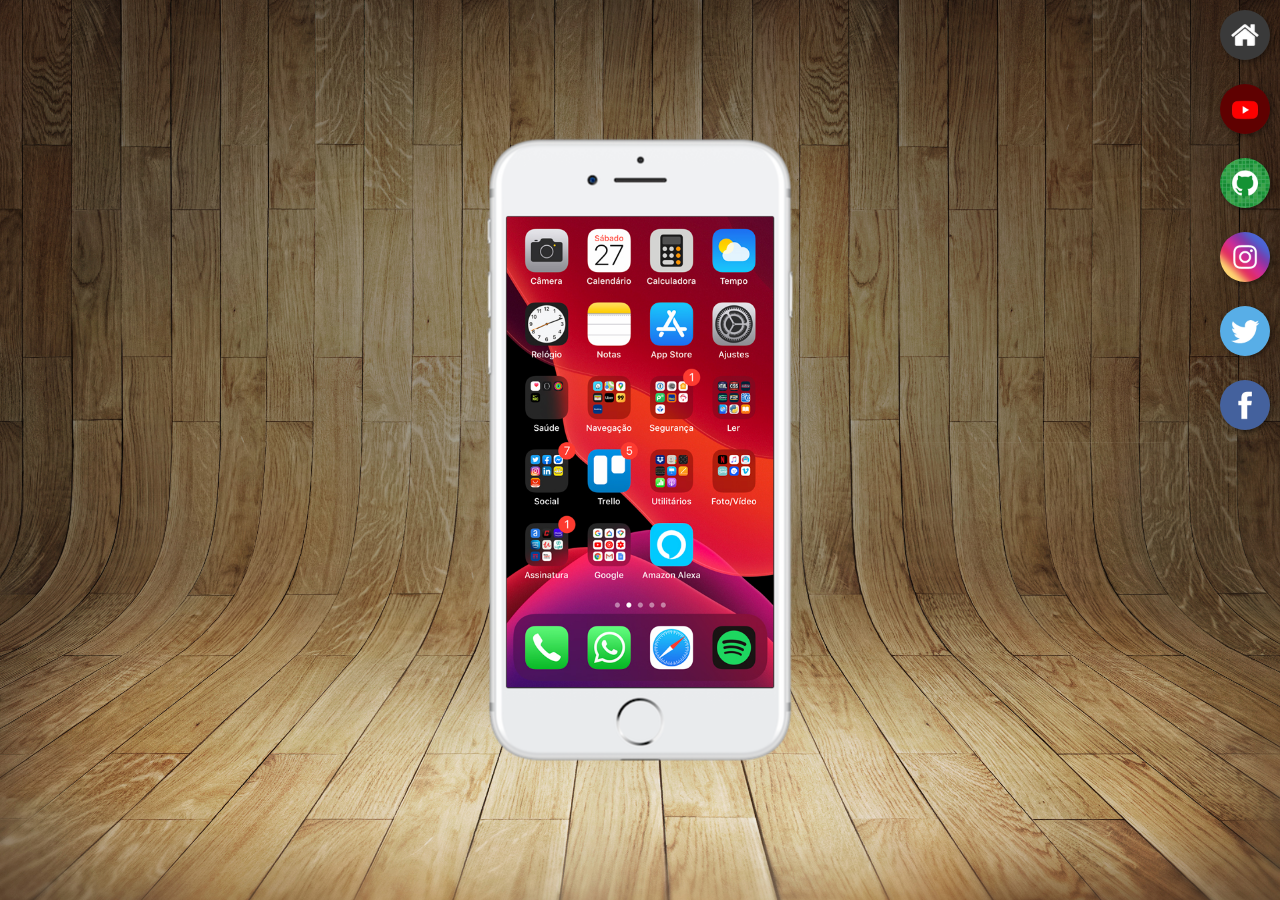
<file: index.html>
<!DOCTYPE html>
<html lang="pt-bt">
<head>
    <meta charset="UTF-8">
    <meta name="viewport" content="width=device-width, initial-scale=1.0">
    <link rel="shortcut icon" href="favicon.ico" type="image/x-icon">
    <link rel="stylesheet" href="estilos/style.css">
    <title>Projeto Redes Sociais</title>
</head>
<body>
    
    <main>

        <section id="telefone">

            <iframe src="home.html" name="tela" id="tela" frameborder="0">
                Seu navegador não é compatível.
            </iframe>

        </section>


        <section id="redes-sociais">
            <a href="home.html" target="tela"> <img src="imagens/logo-home.jpg" alt="home"> 
            </a> <br>
            <a href="youtube.html" target="tela"> <img src="imagens/logo-youtube.jpg" alt="YouTube"> 
            </a> <br>
            <a href="github.html" target="tela"> <img src="imagens/logo-github.jpg" alt="GitHub"> 
            </a> <br>
            <a href="instagram.html" target="tela"> <img src="imagens/logo-instagram.jpg" alt="Instagram"> 
            </a> <br>
            <a href="twitter.html" target="tela"> <img src="imagens/logo-twitter.jpg" alt="Twitter"> 
            </a> <br>
            <a href="facebook.html" target="tela"> <img src="imagens/logo-facebook.jpg" alt="Facebook"> </a>
        </section>
    </main>
</body>
</html>
</file>
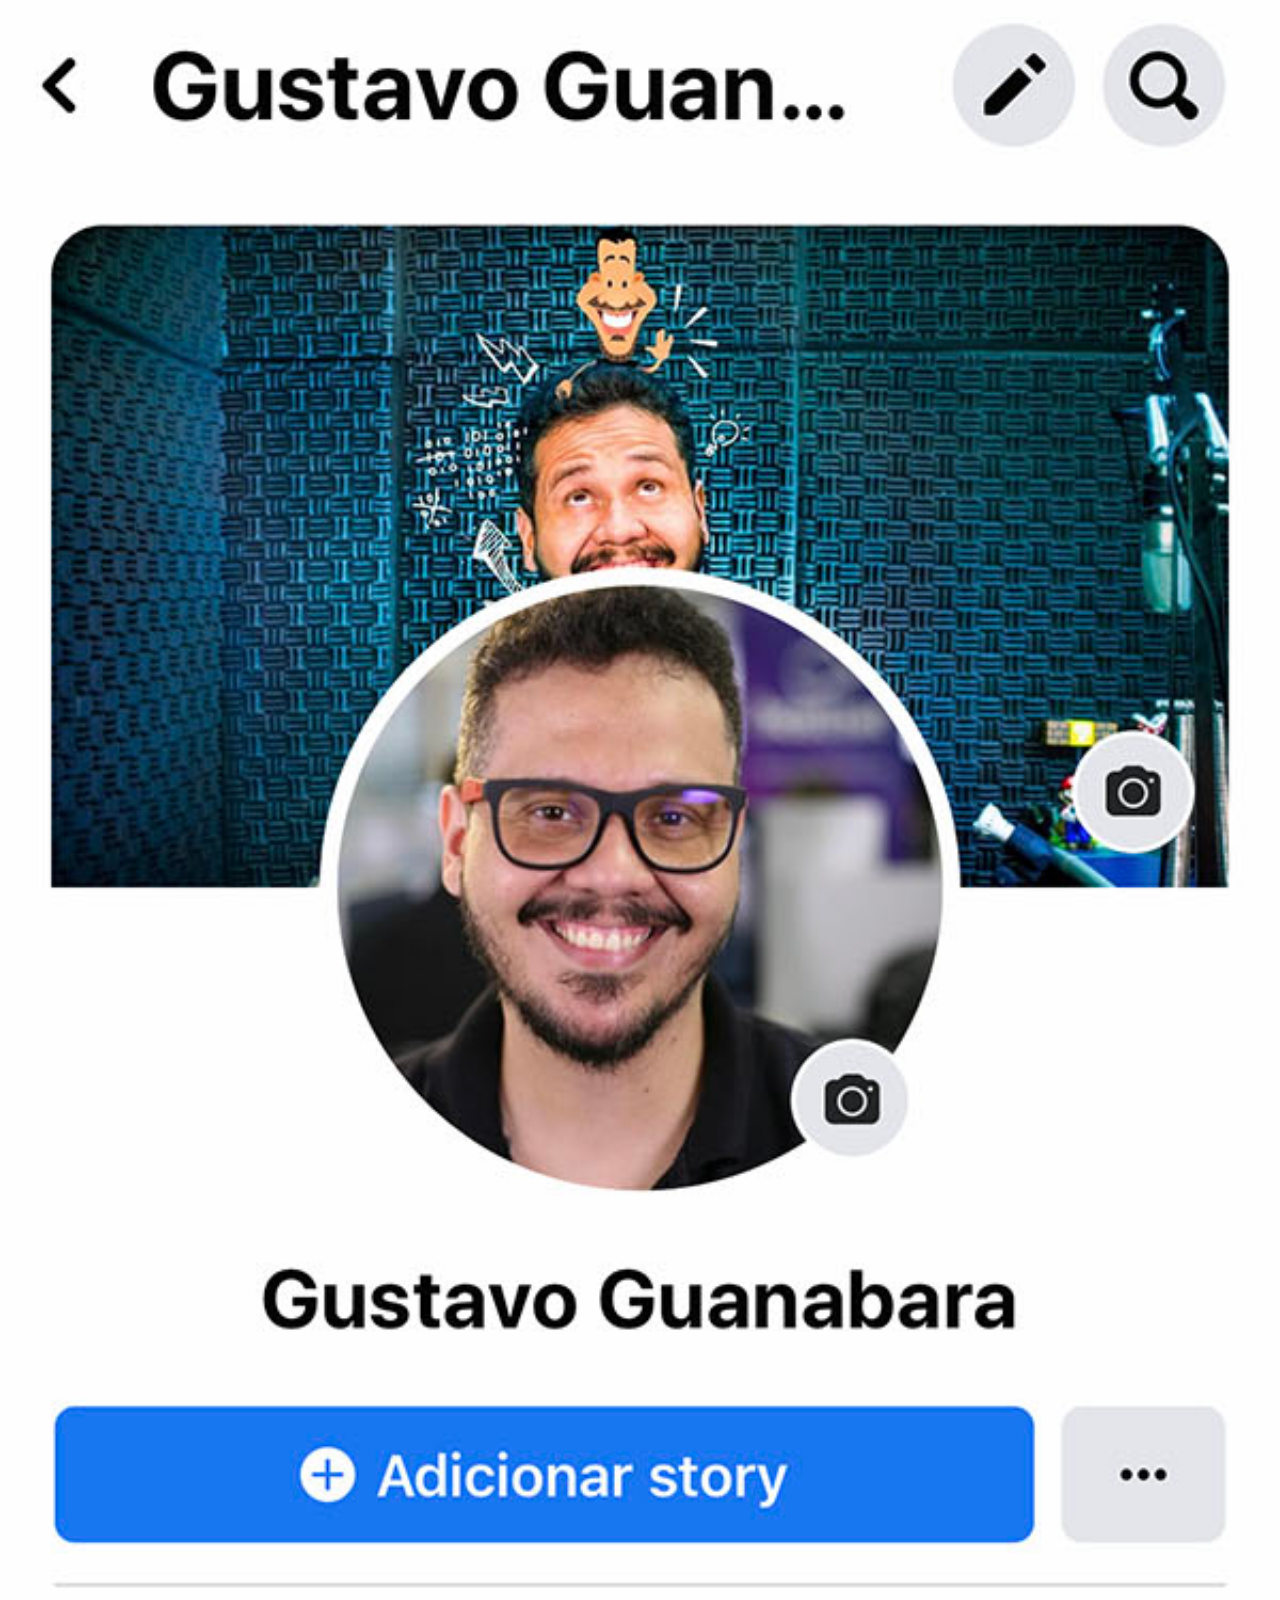
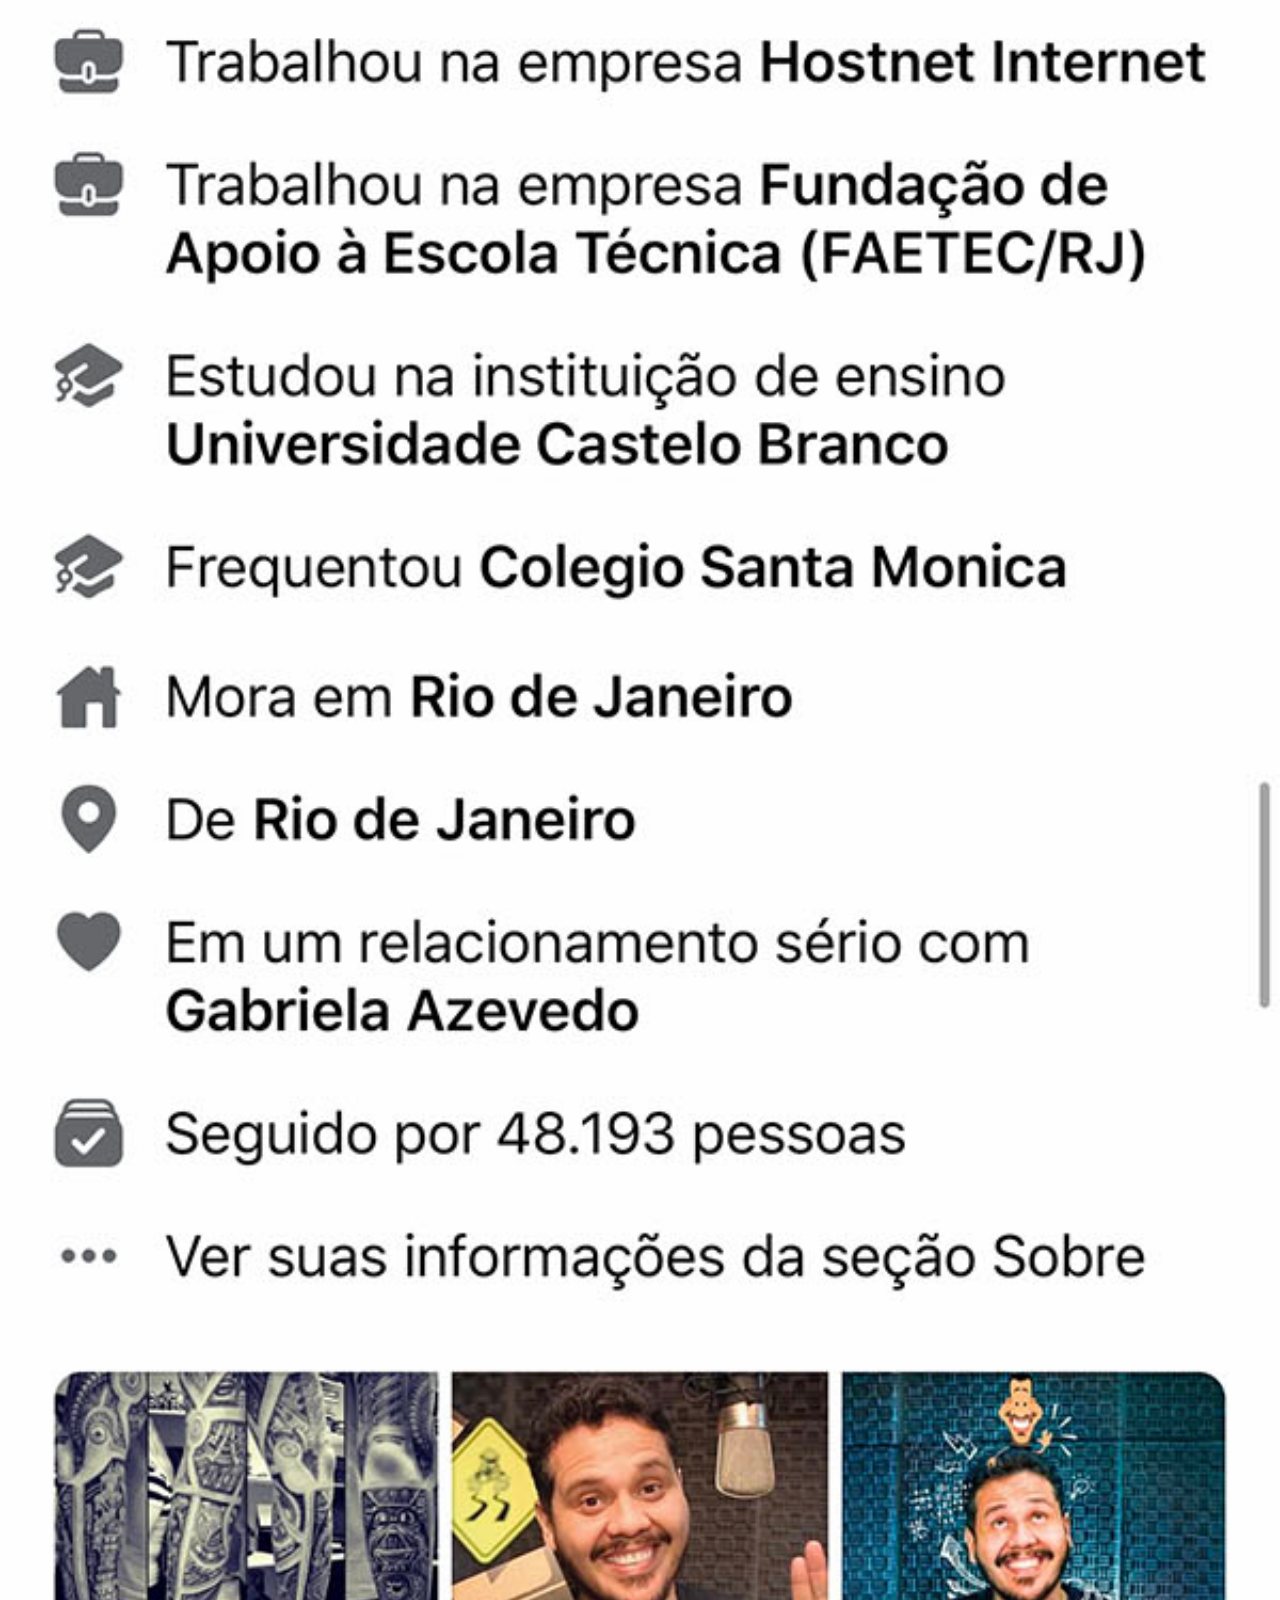
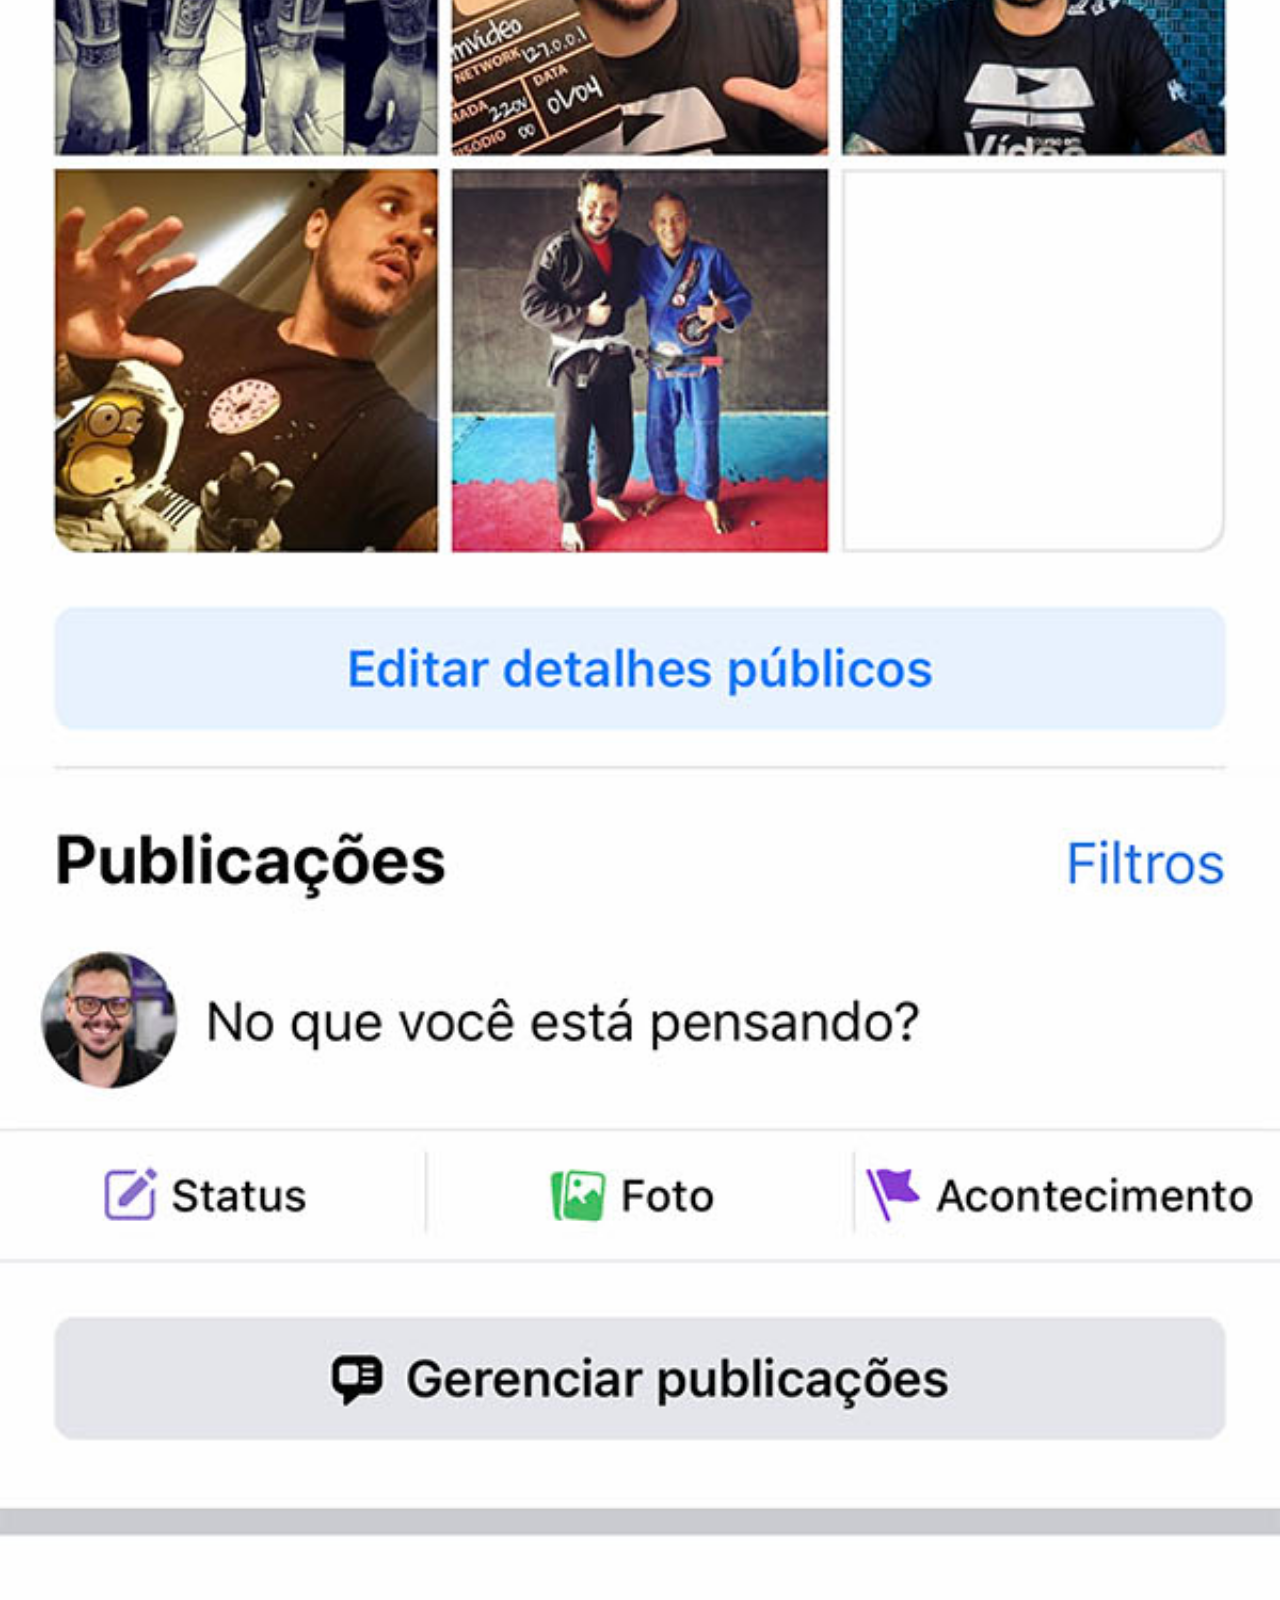
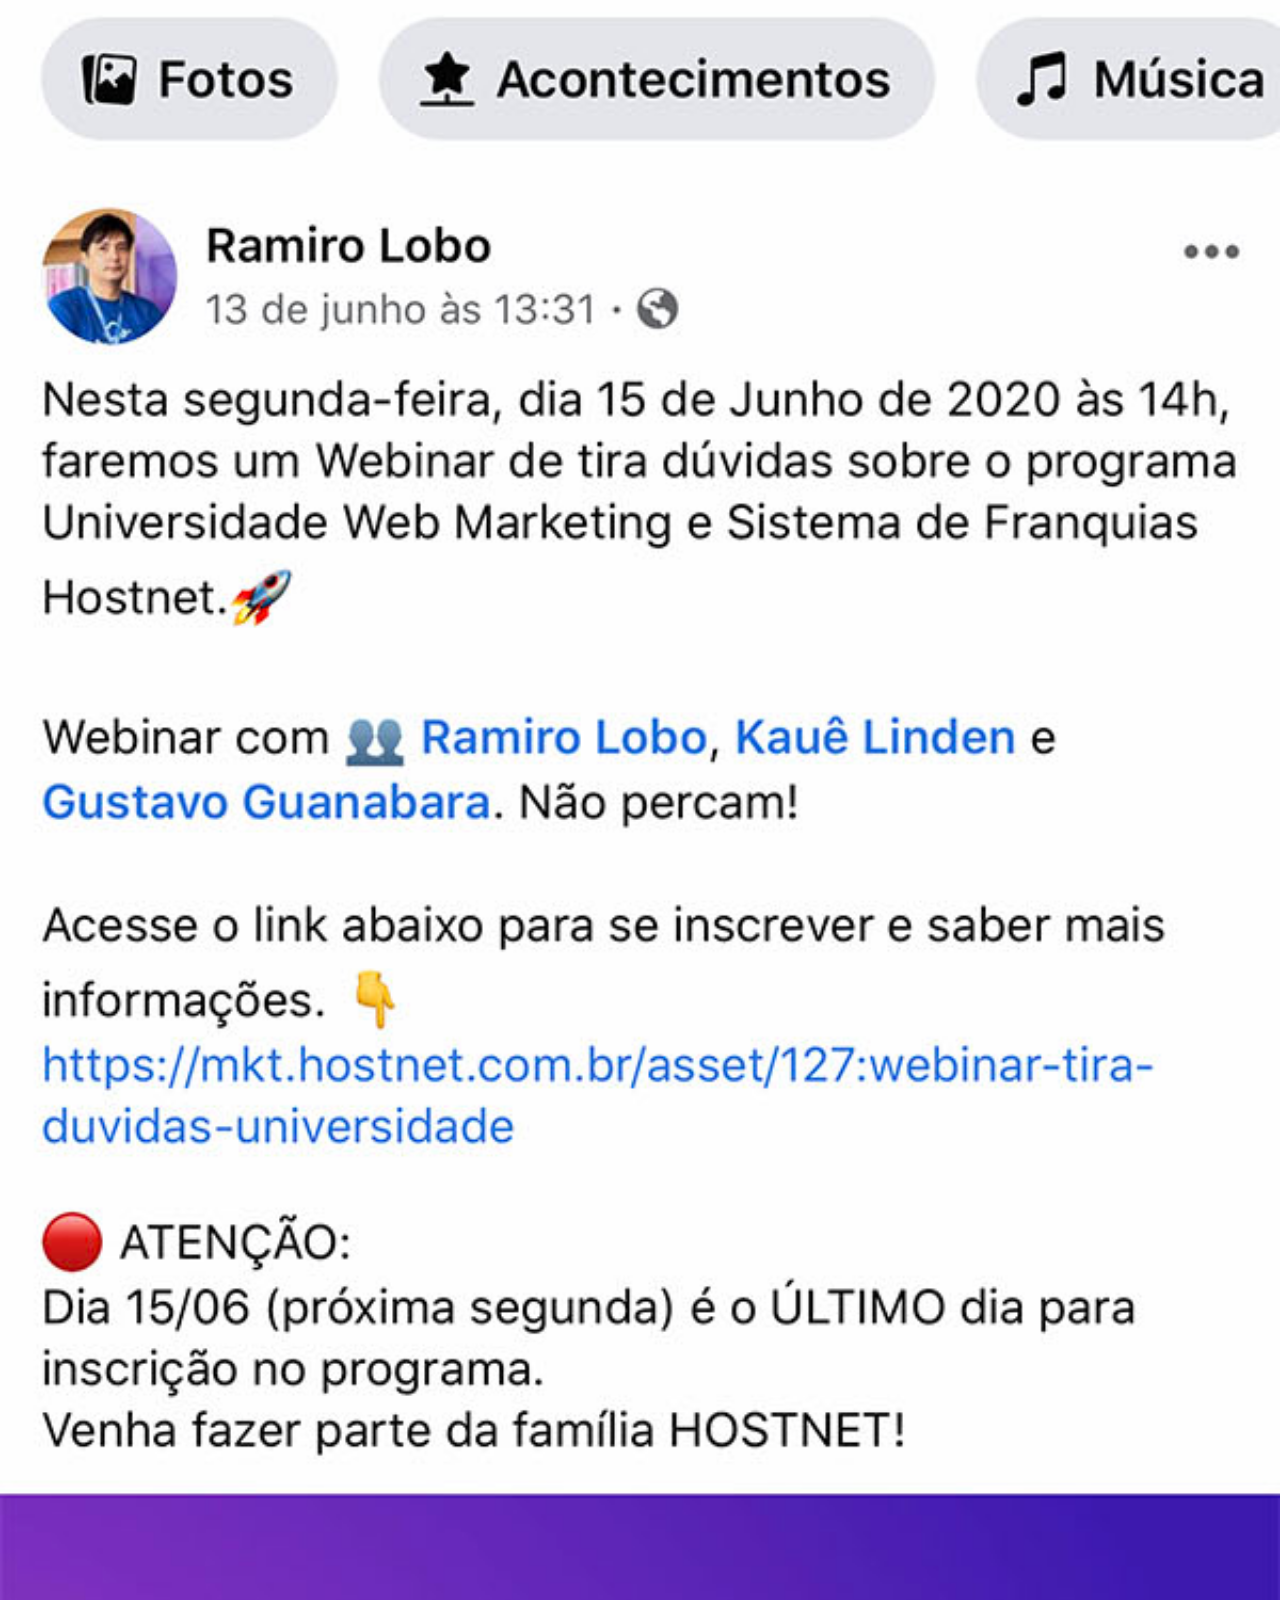
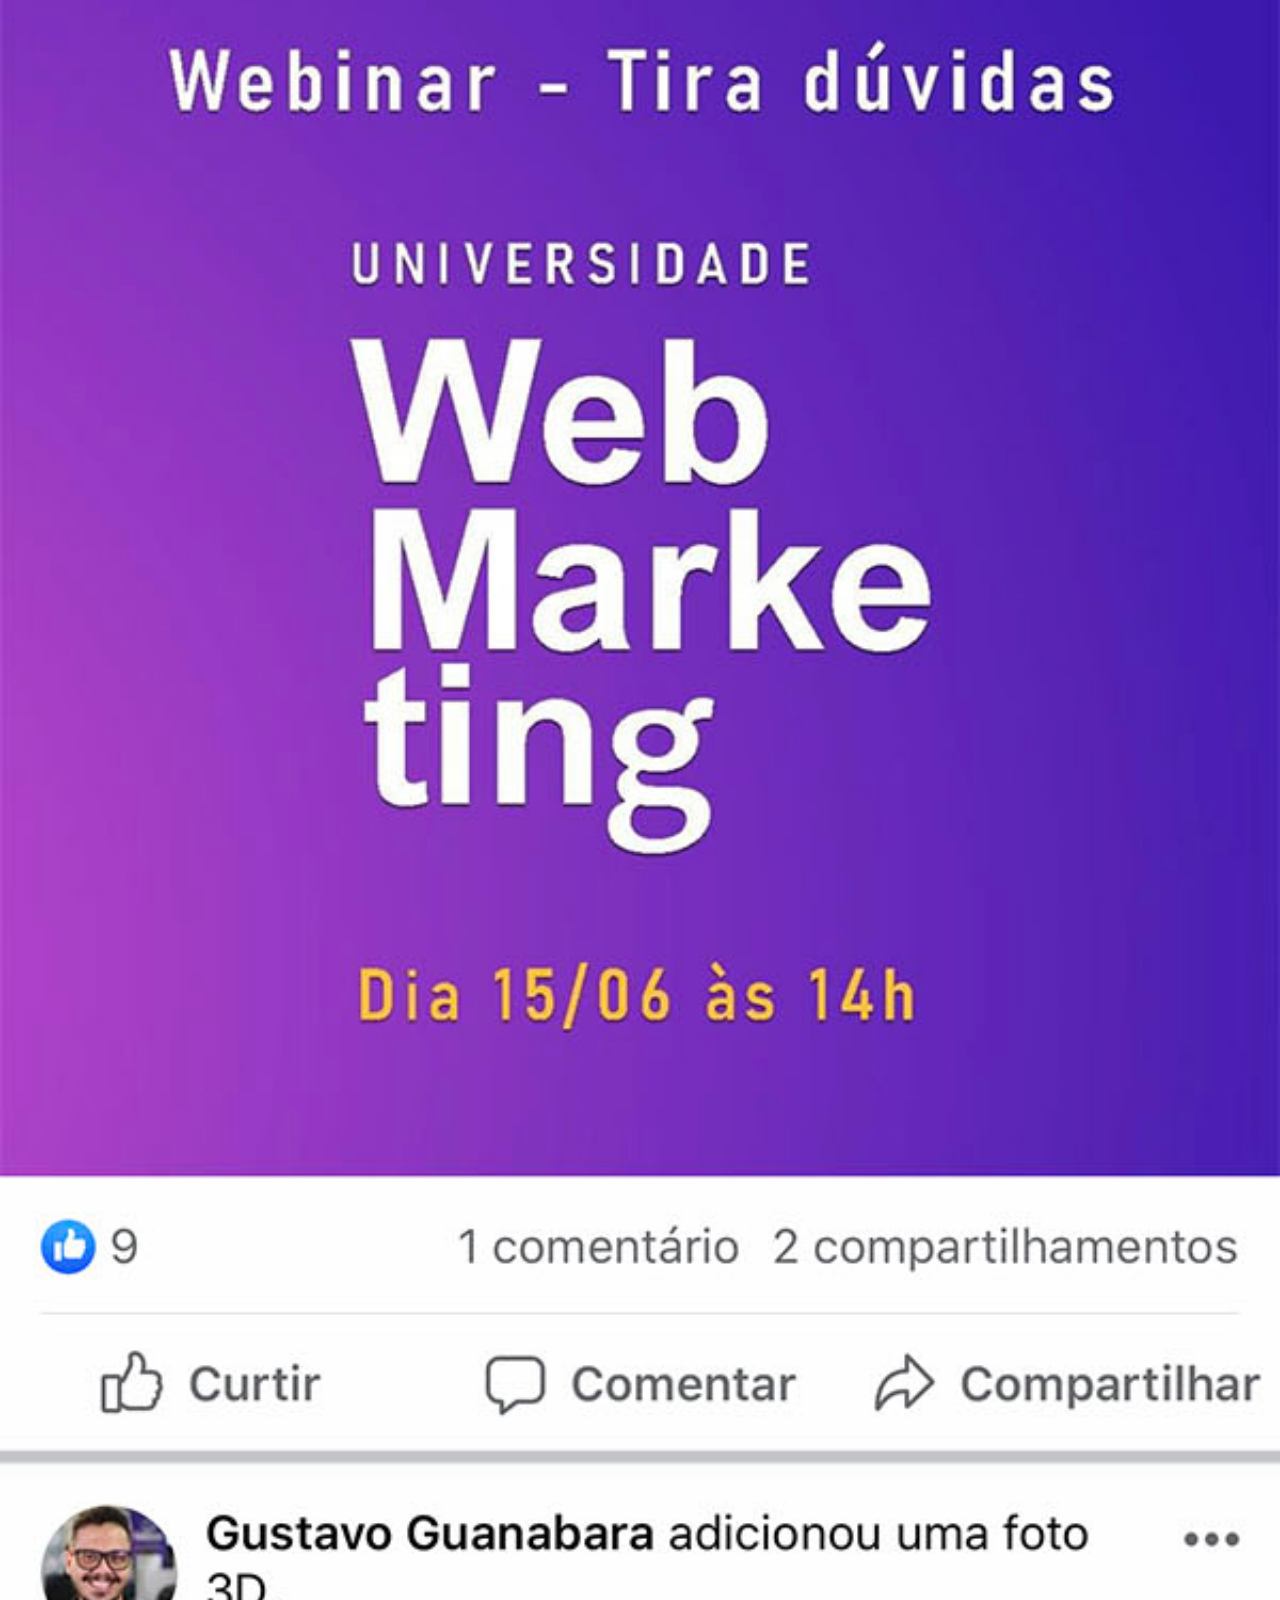
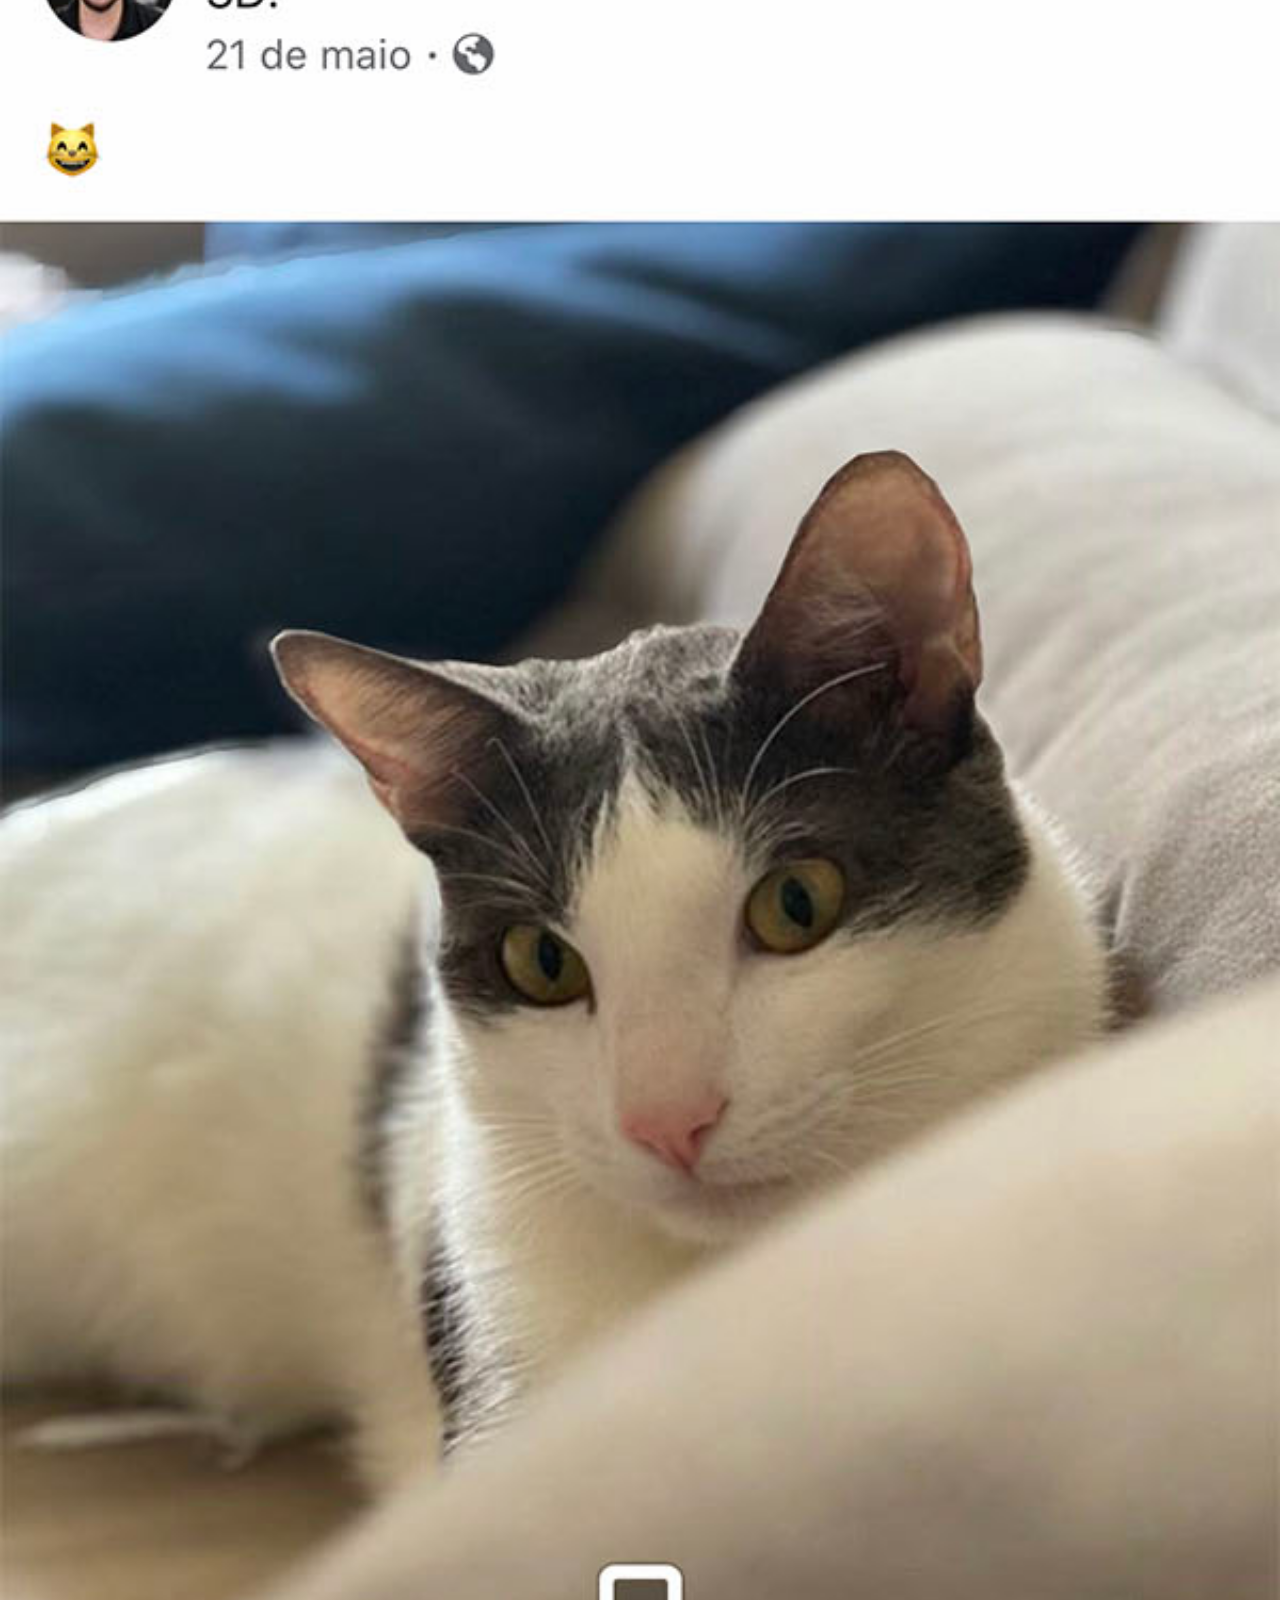
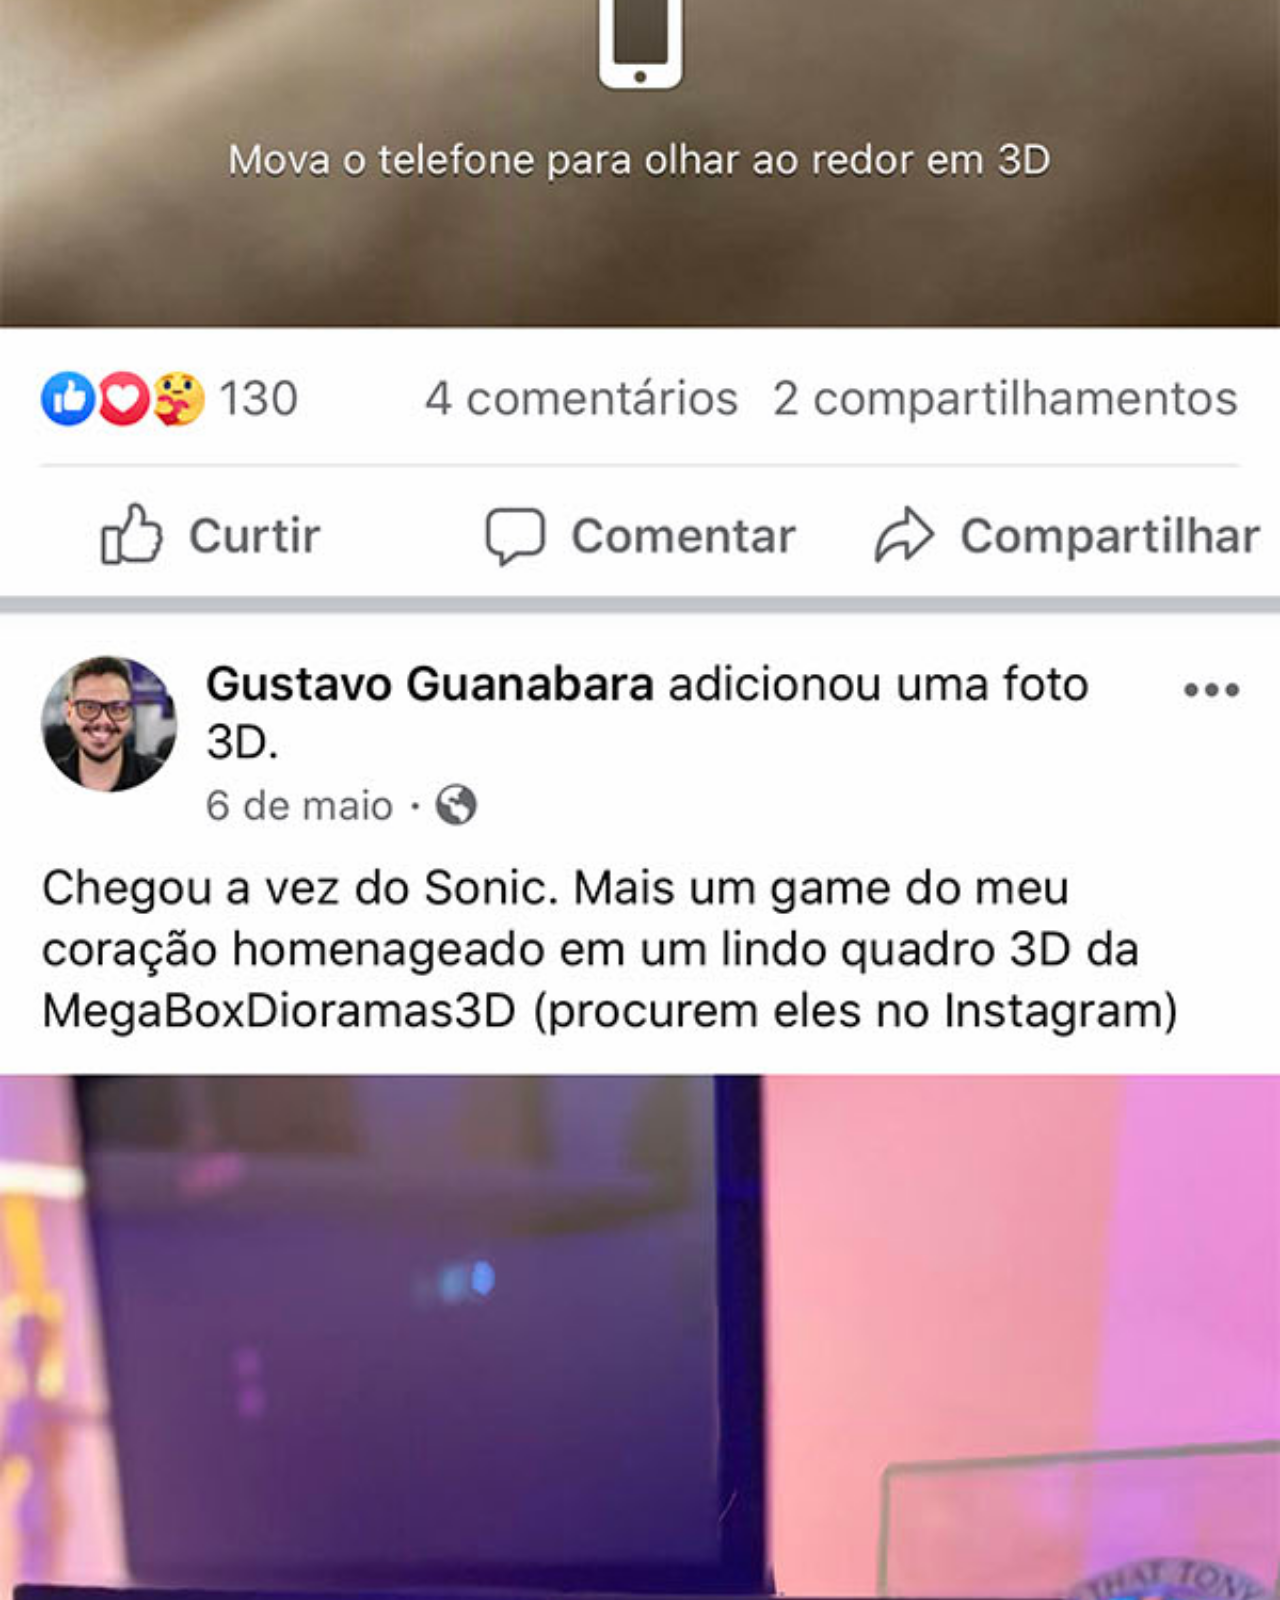
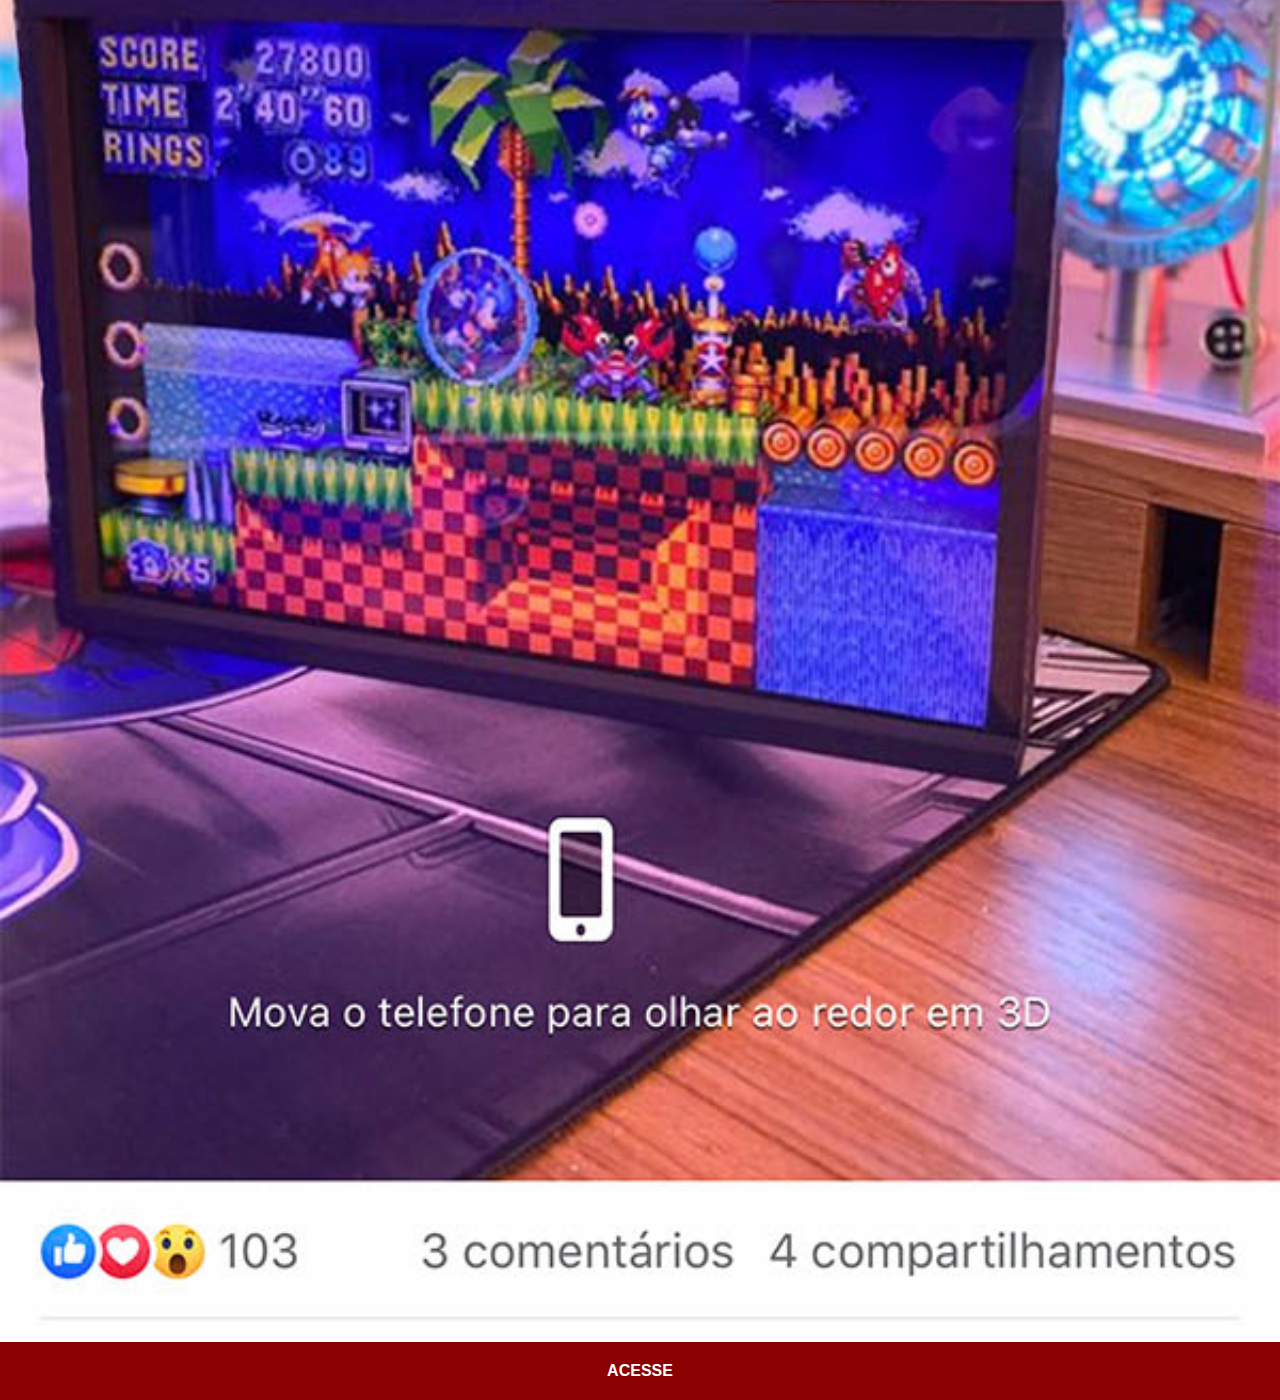
<file: facebook.html>
<!DOCTYPE html>
<html lang="pt-br">
<head>
    <meta charset="UTF-8">
    <meta name="viewport" content="width=device-width, initial-scale=1.0">
    <title>Facebook</title>
    <link rel="stylesheet" href="estilos/social.css">
</head>
<body>
    <img src="imagens/tela-facebook.jpg" alt="Facebook"> <a href="https://www.facebook.com/gustavoguanabara" target="_blank">ACESSE</a>
</body>
</html>
</file>
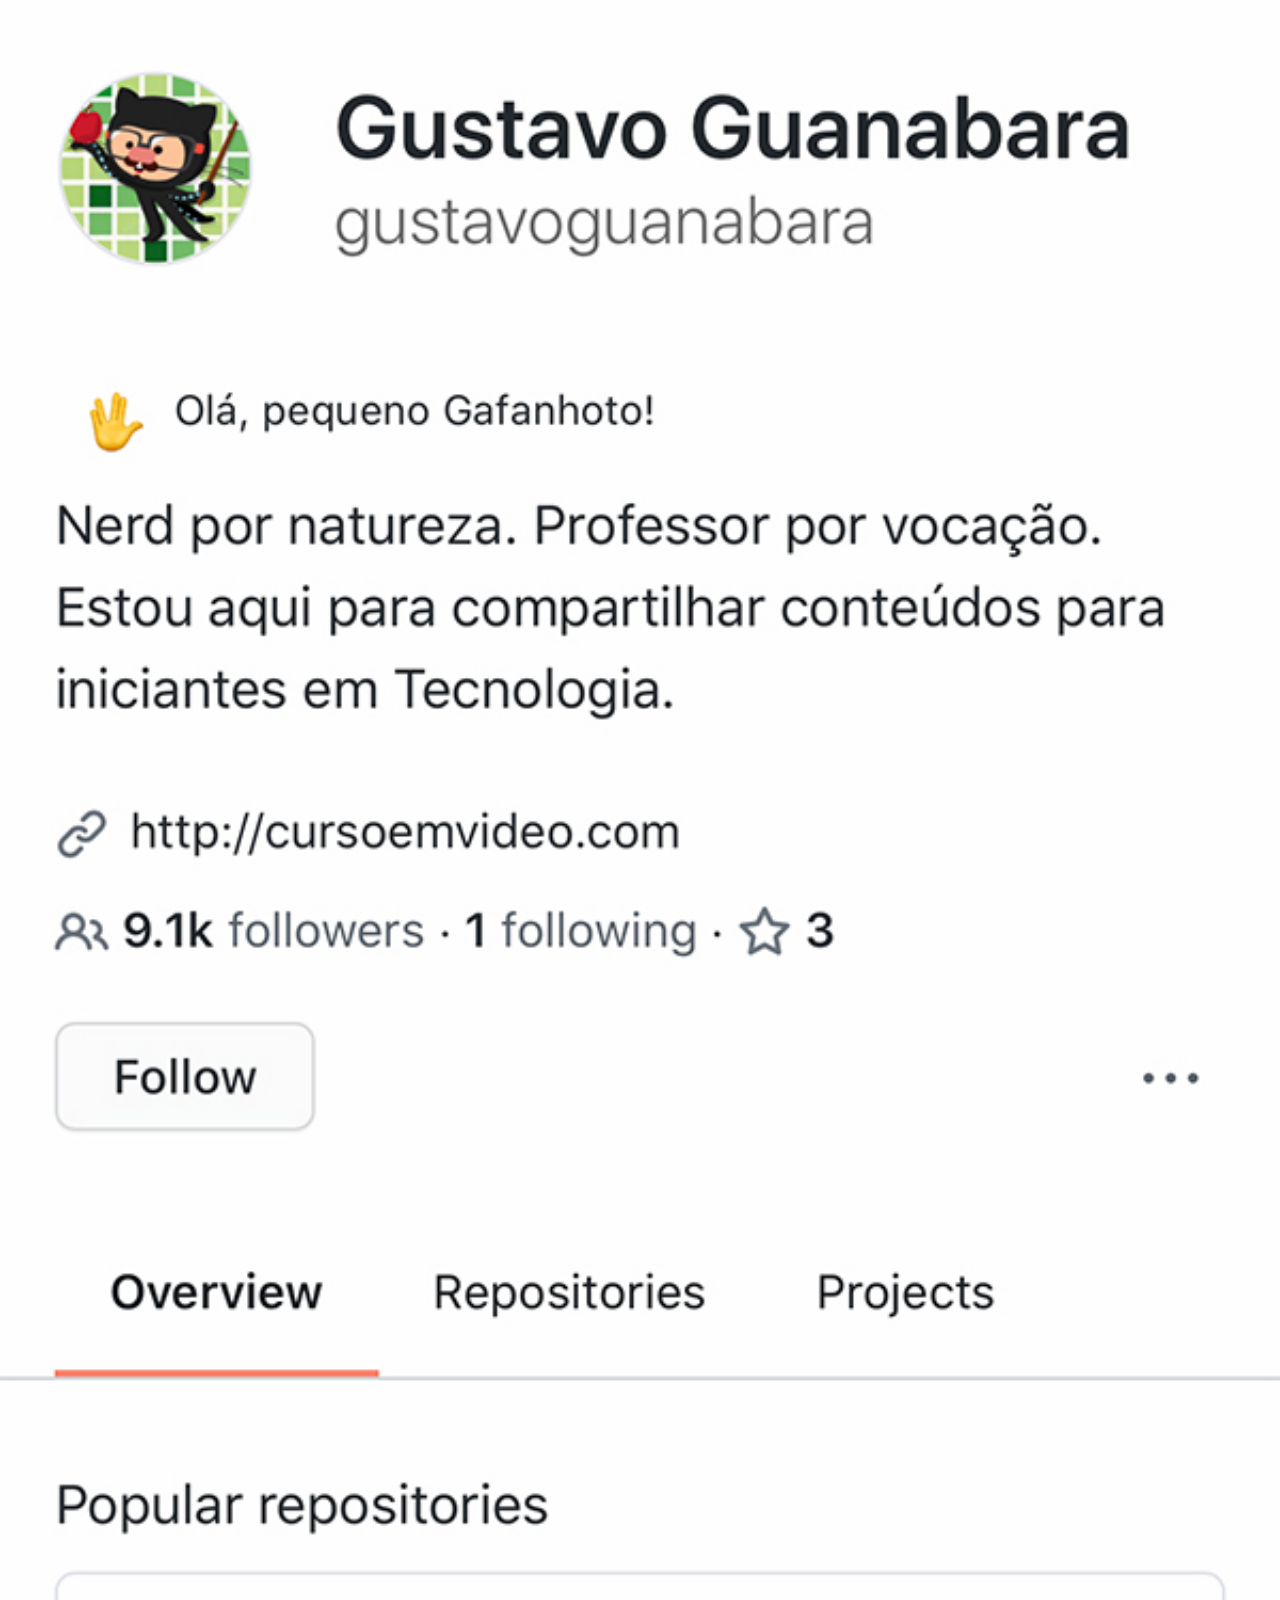
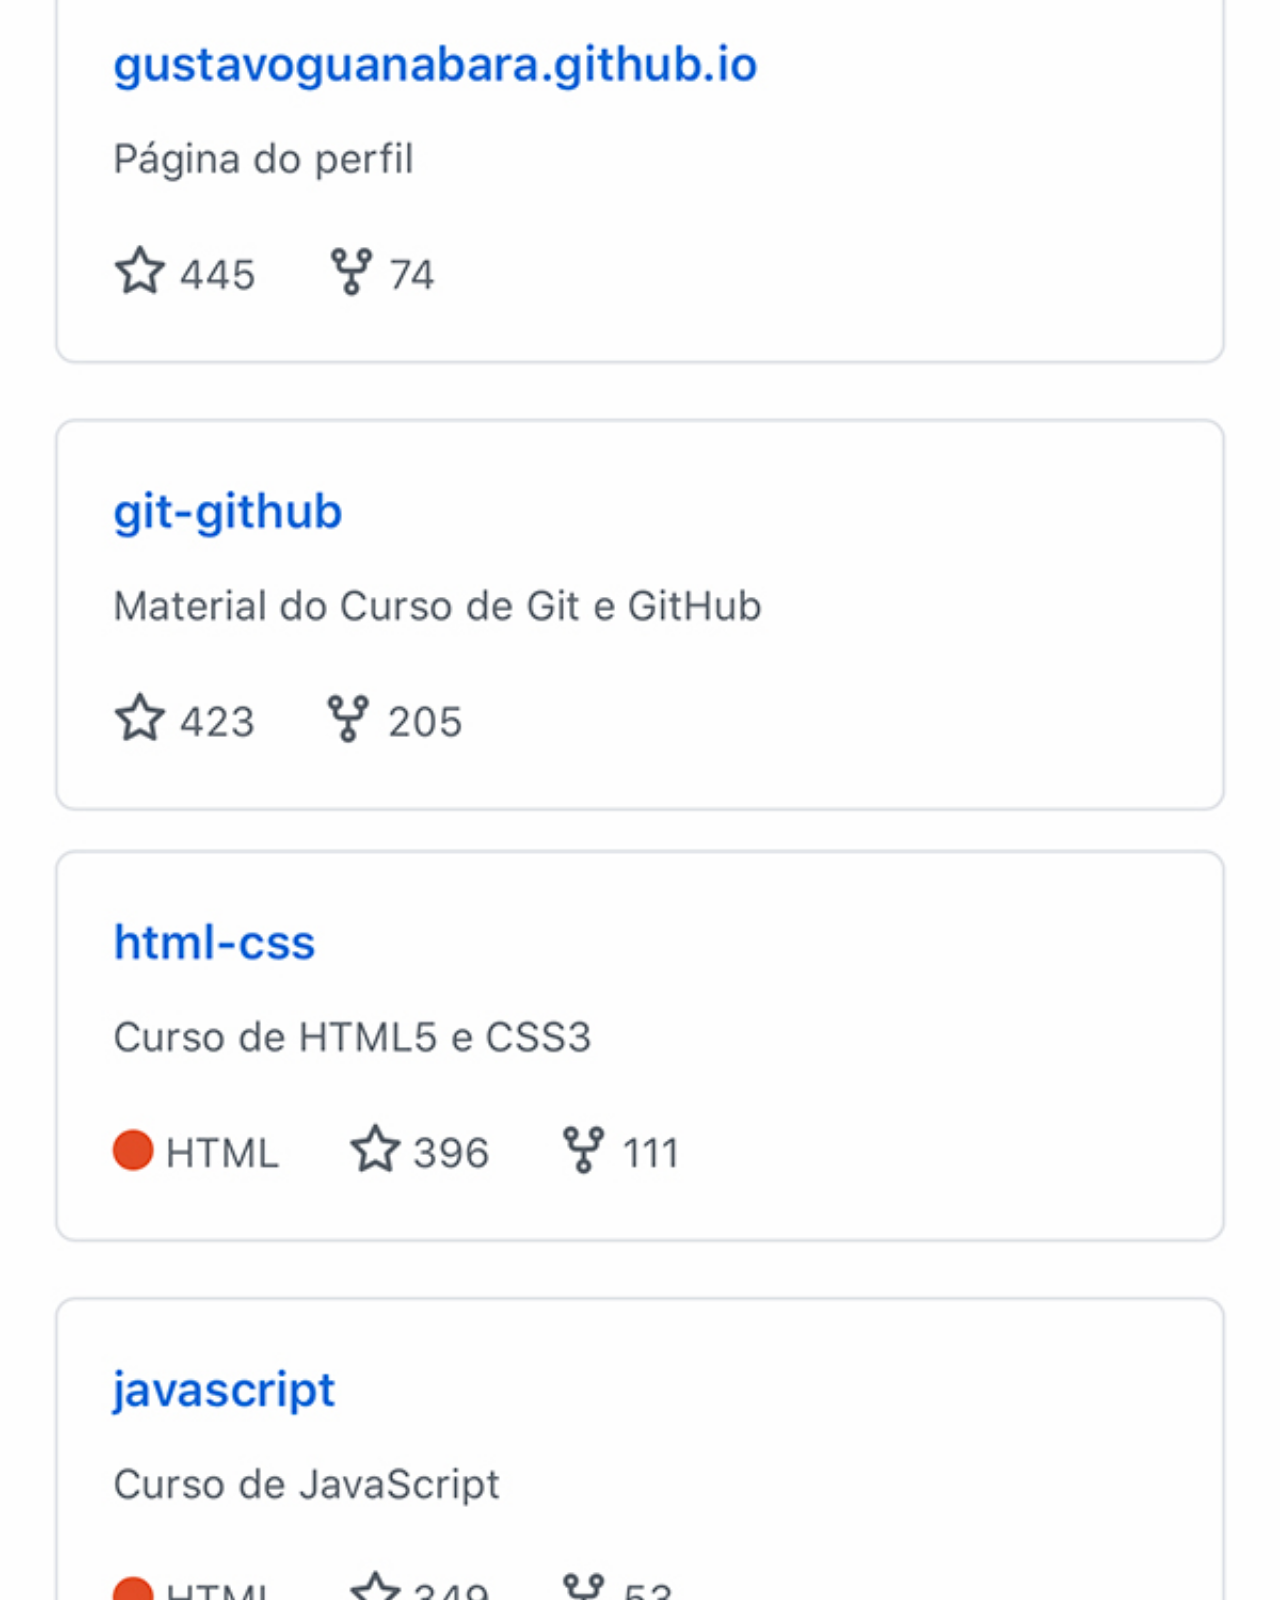
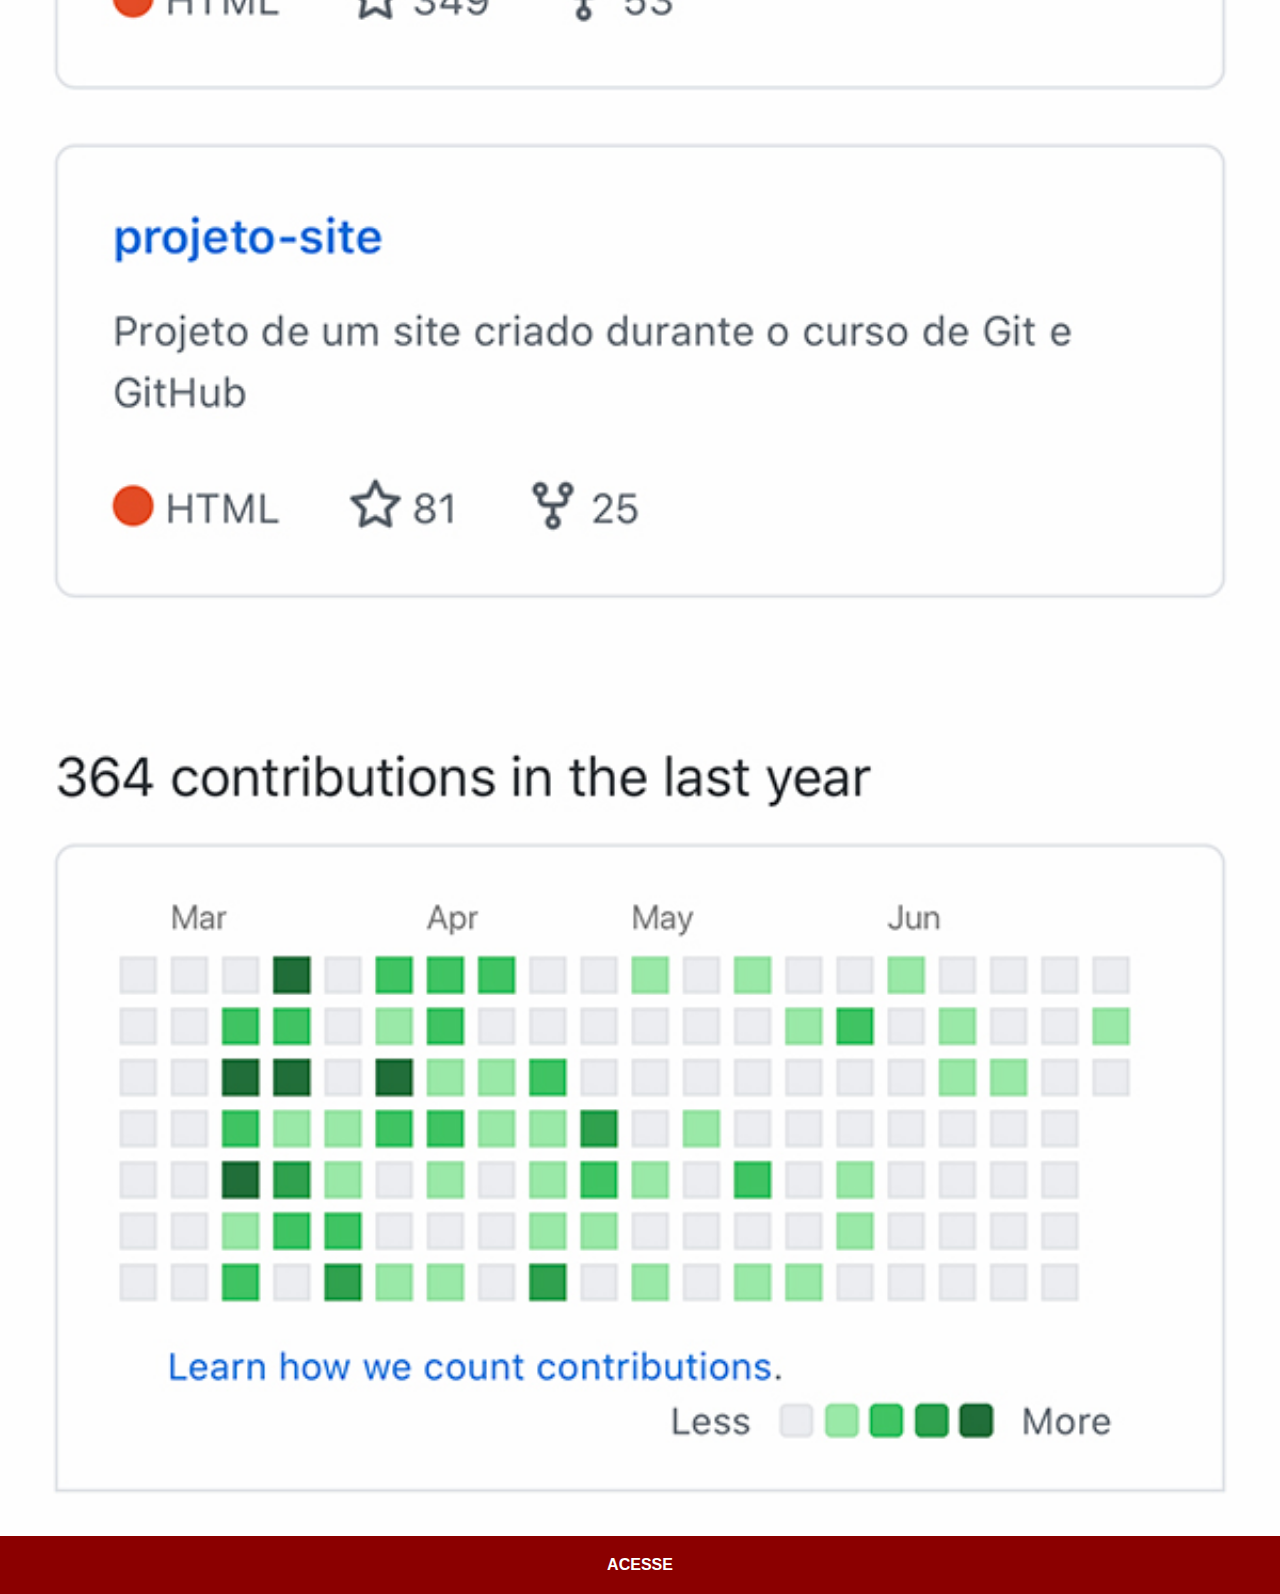
<file: github.html>
<!DOCTYPE html>
<html lang="pt-br">
<head>
    <meta charset="UTF-8">
    <meta name="viewport" content="width=device-width, initial-scale=1.0">
    <title>GitHub</title>
    <link rel="stylesheet" href="estilos/social.css">
</head>
<body>
    <img src="imagens/tela-github.jpg" alt="GitHub"> <a href="https://github.com/gustavoguanabara/" target="_blank">ACESSE</a>
</body>
</html>
</file>
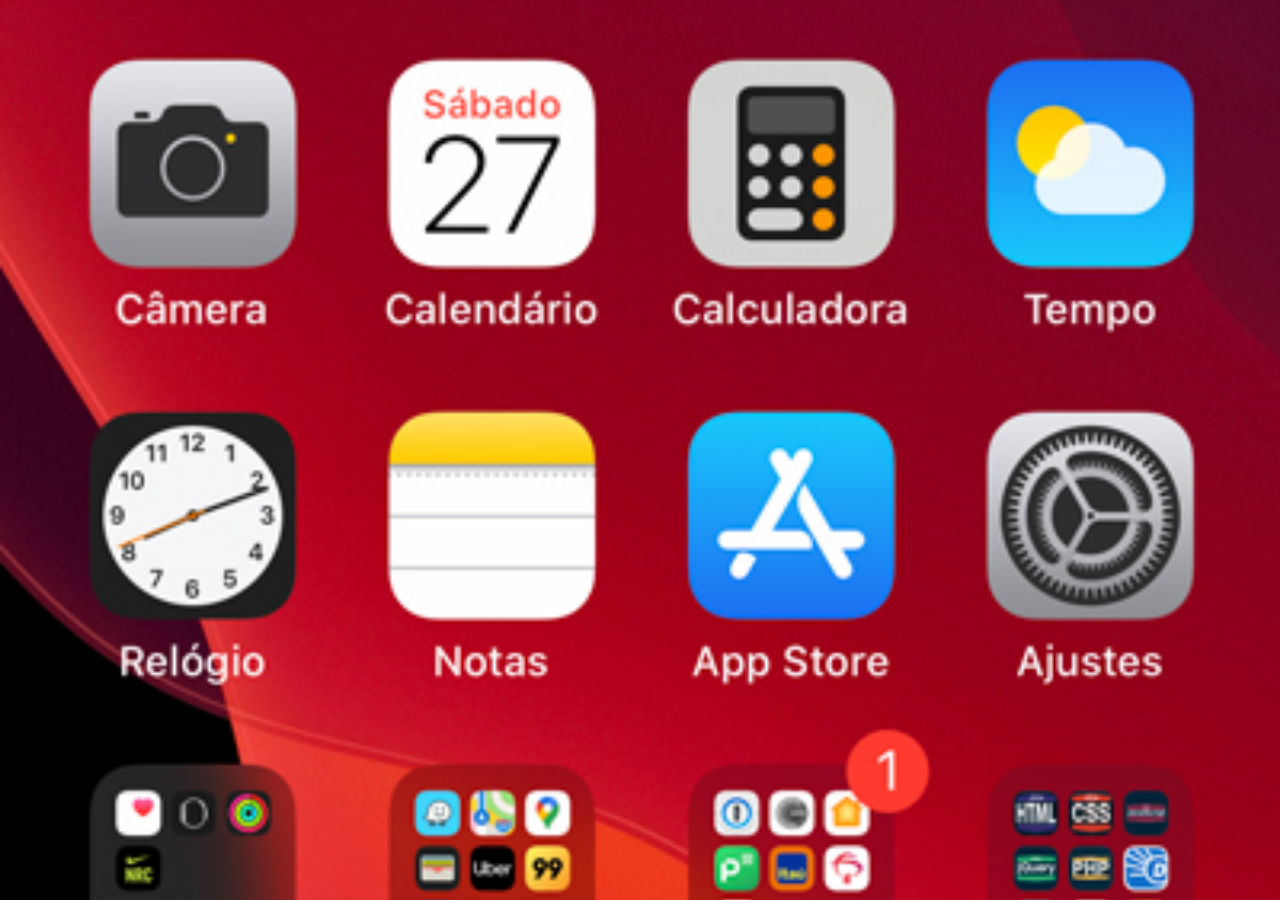
<file: home.html>
<!DOCTYPE html>
<html lang="pt-br">
<head>
    <meta charset="UTF-8">
    <meta name="viewport" content="width=device-width, initial-scale=1.0">
    <title>Home</title>
</head>
<style>
    * {
        margin: 0px;
        padding: 0px;
    }

    body {
        width: 100vw;
        height: 100vh;
        background: black url('imagens/tela-home.jpg') no-repeat top center;
        background-size: cover;
    }
</style>

<body>
    
</body>
</html>
</file>
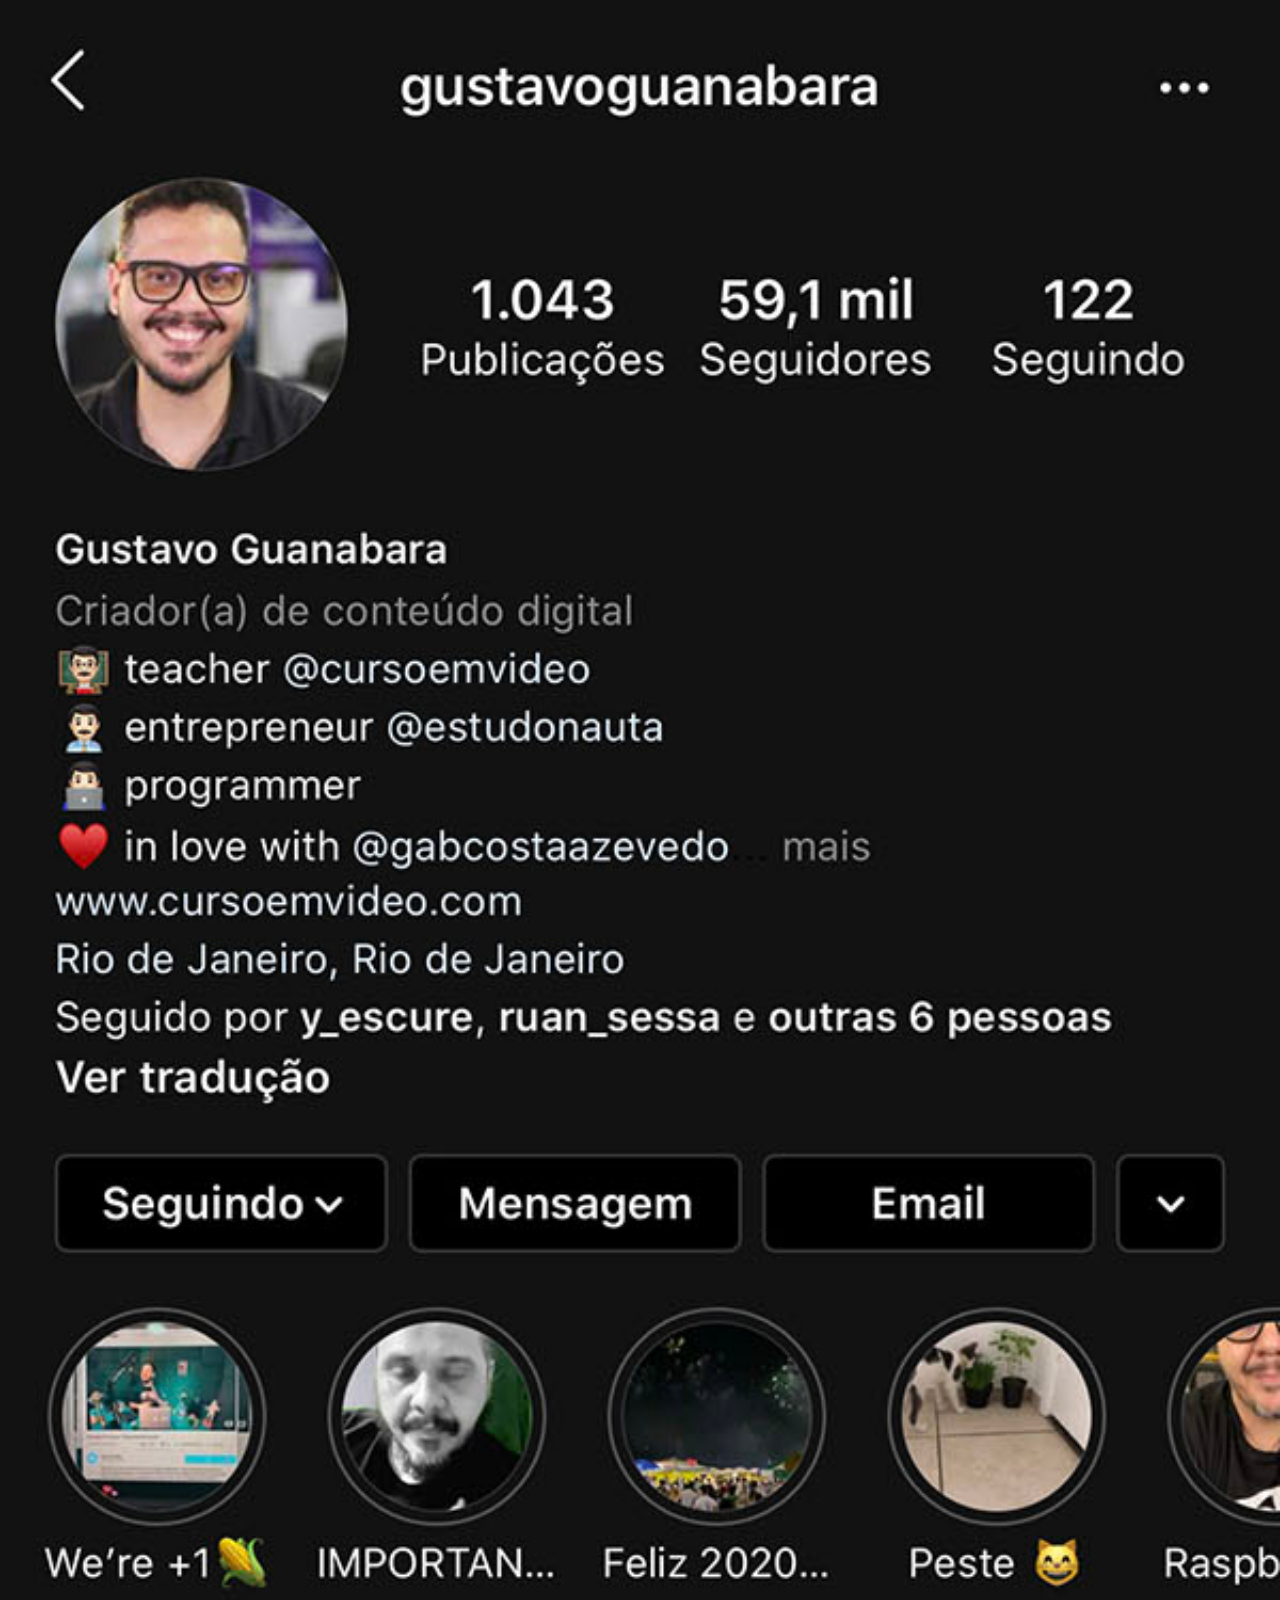
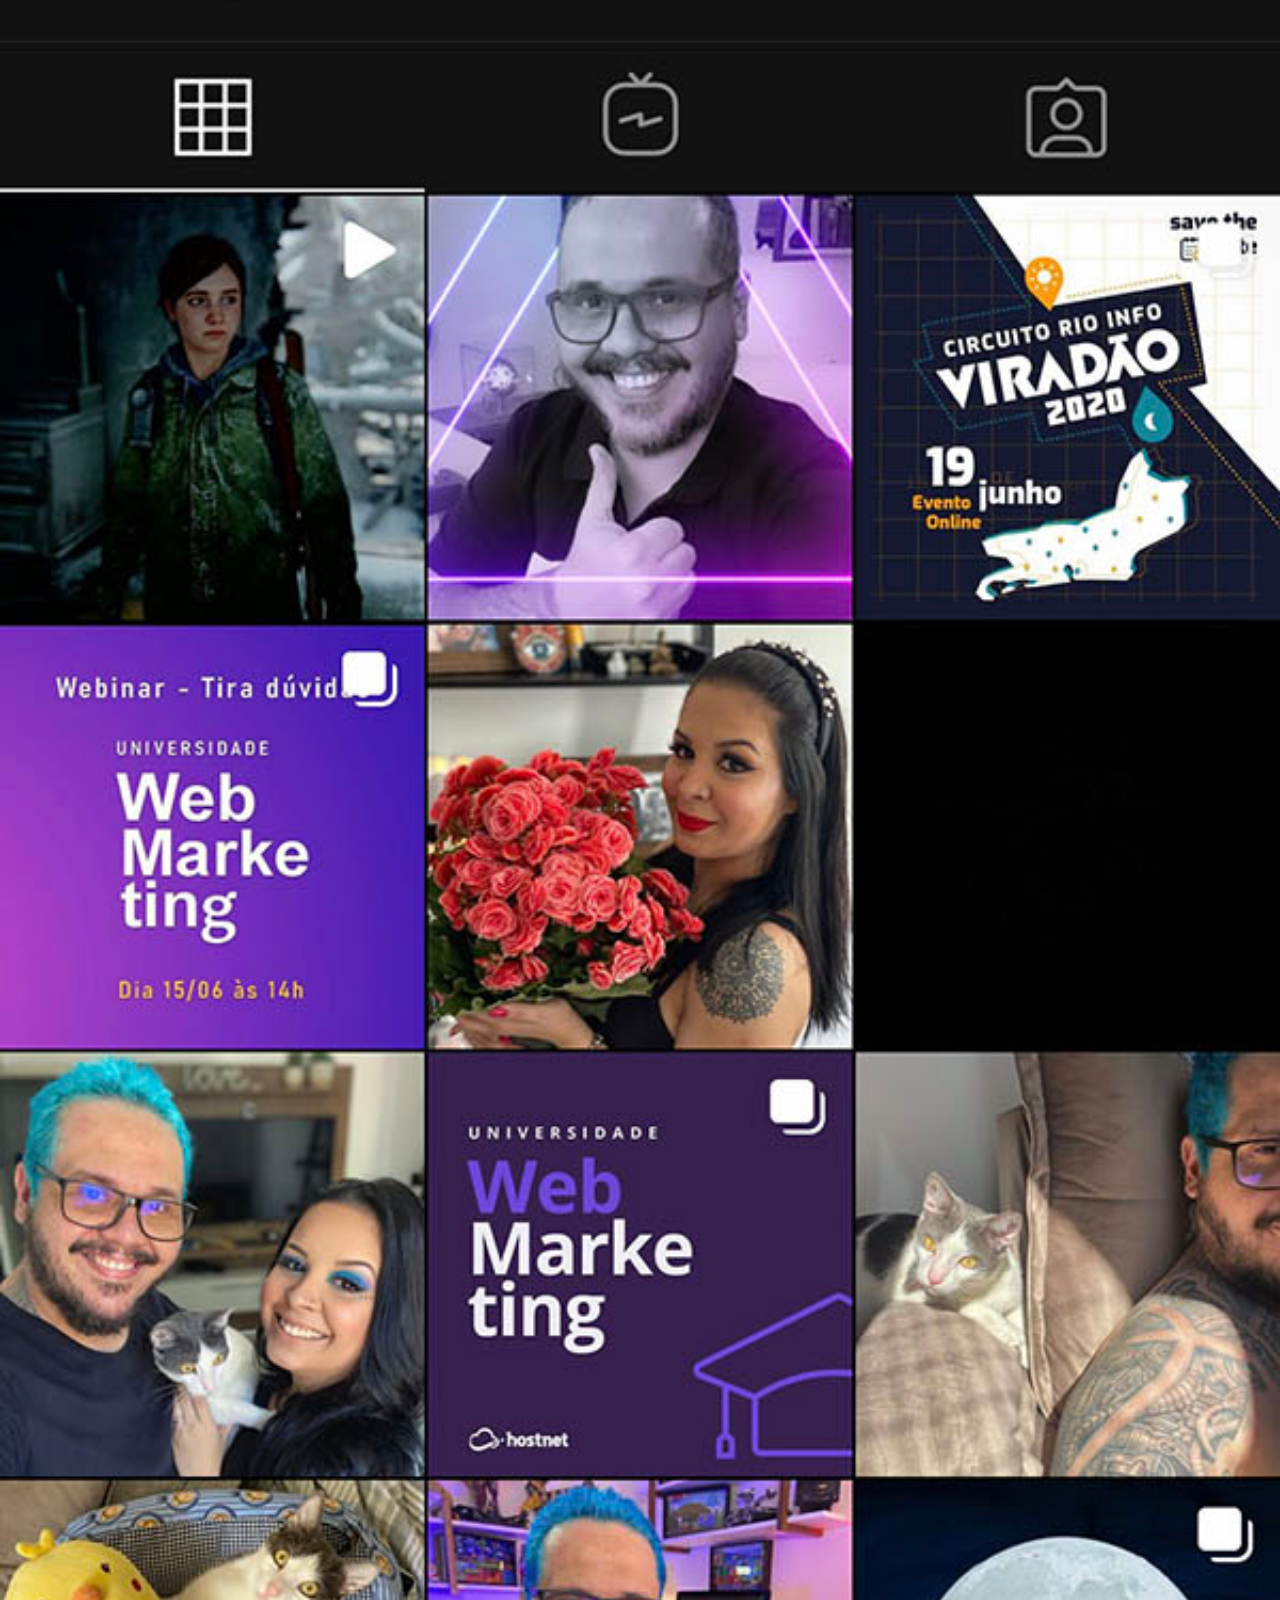
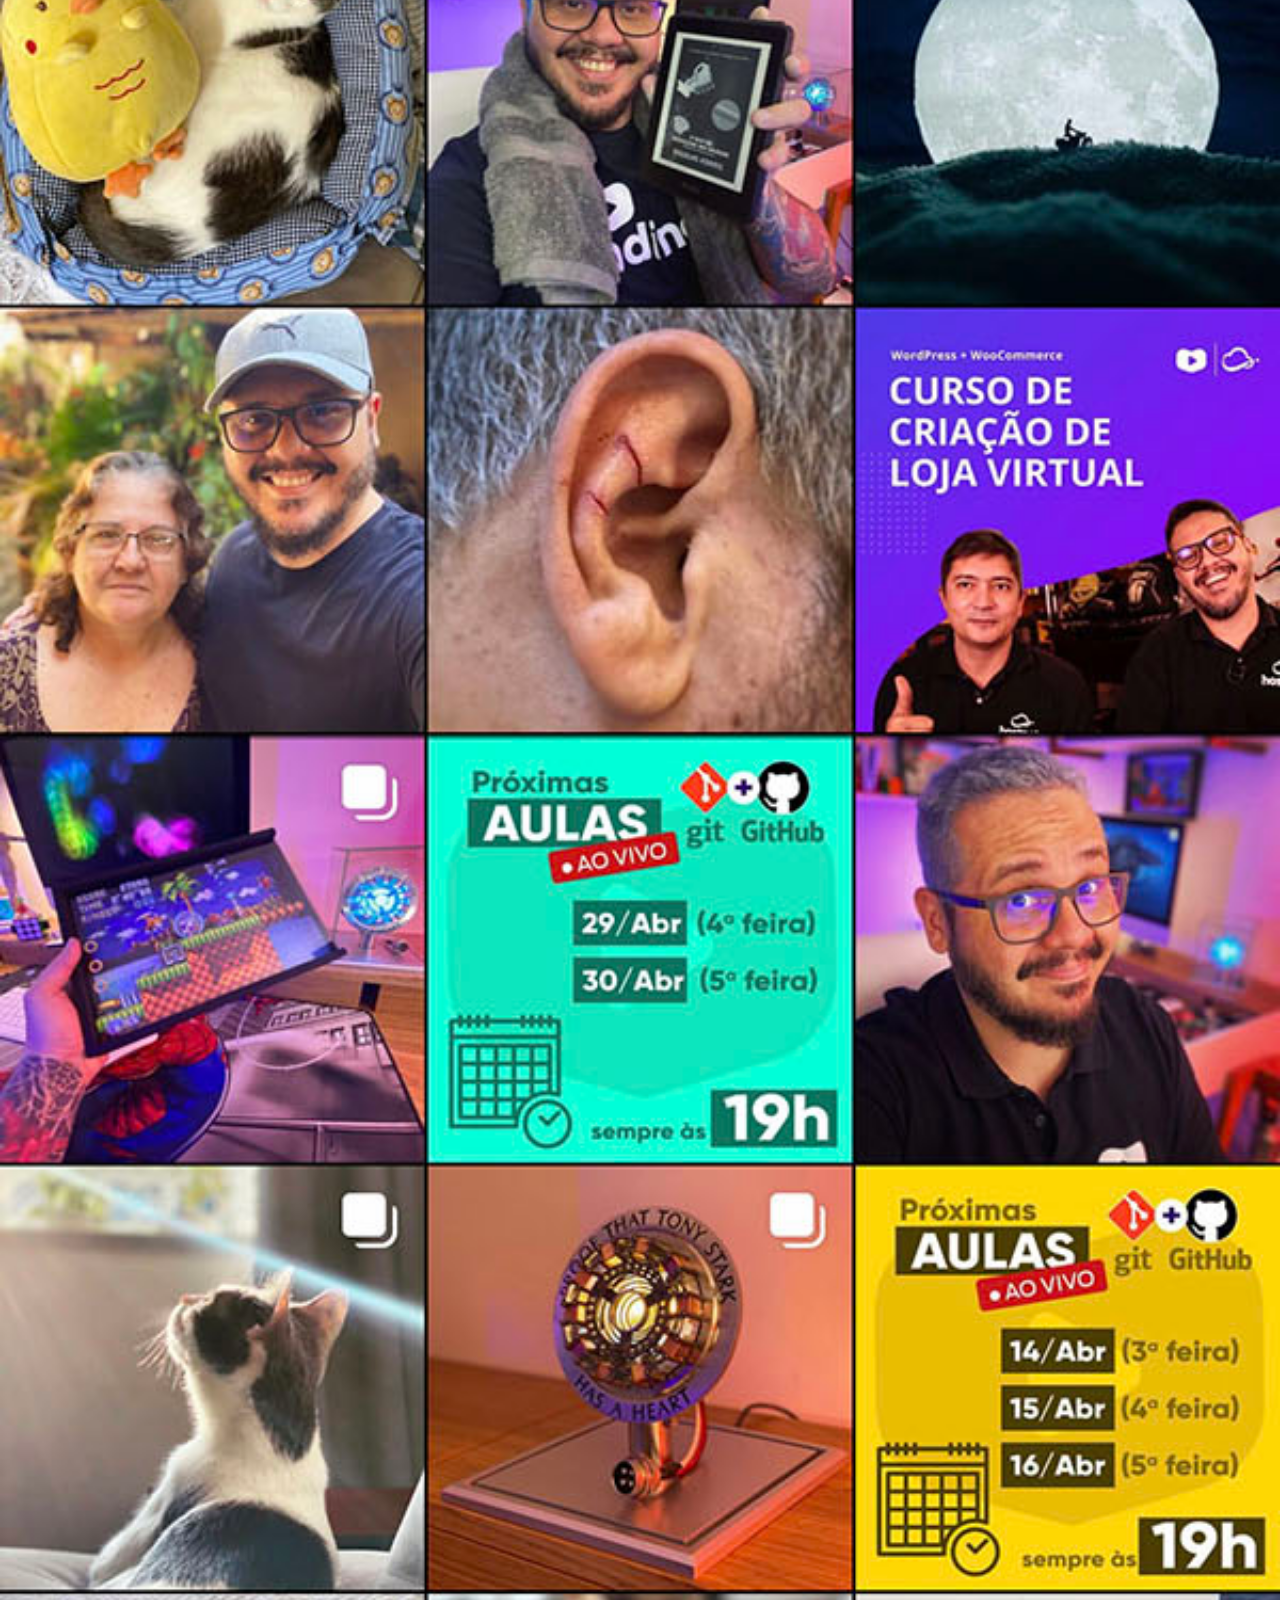
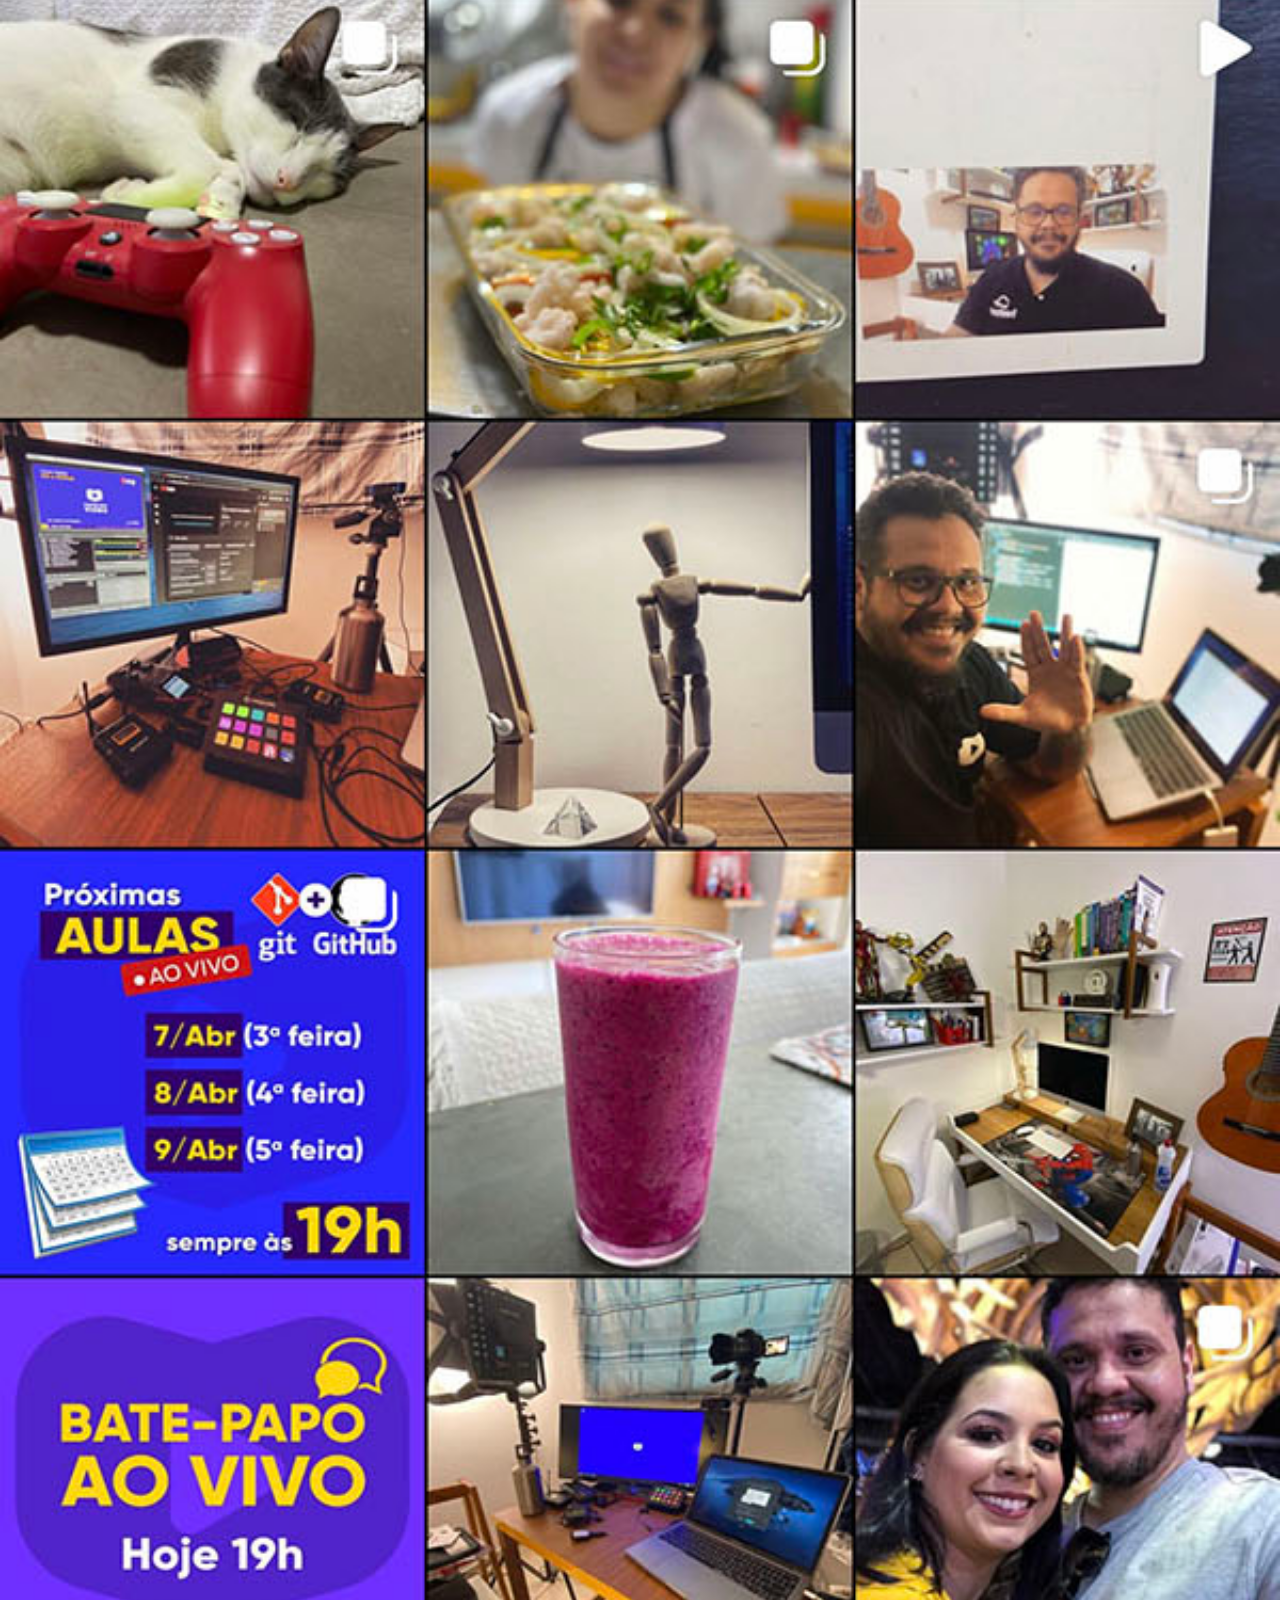
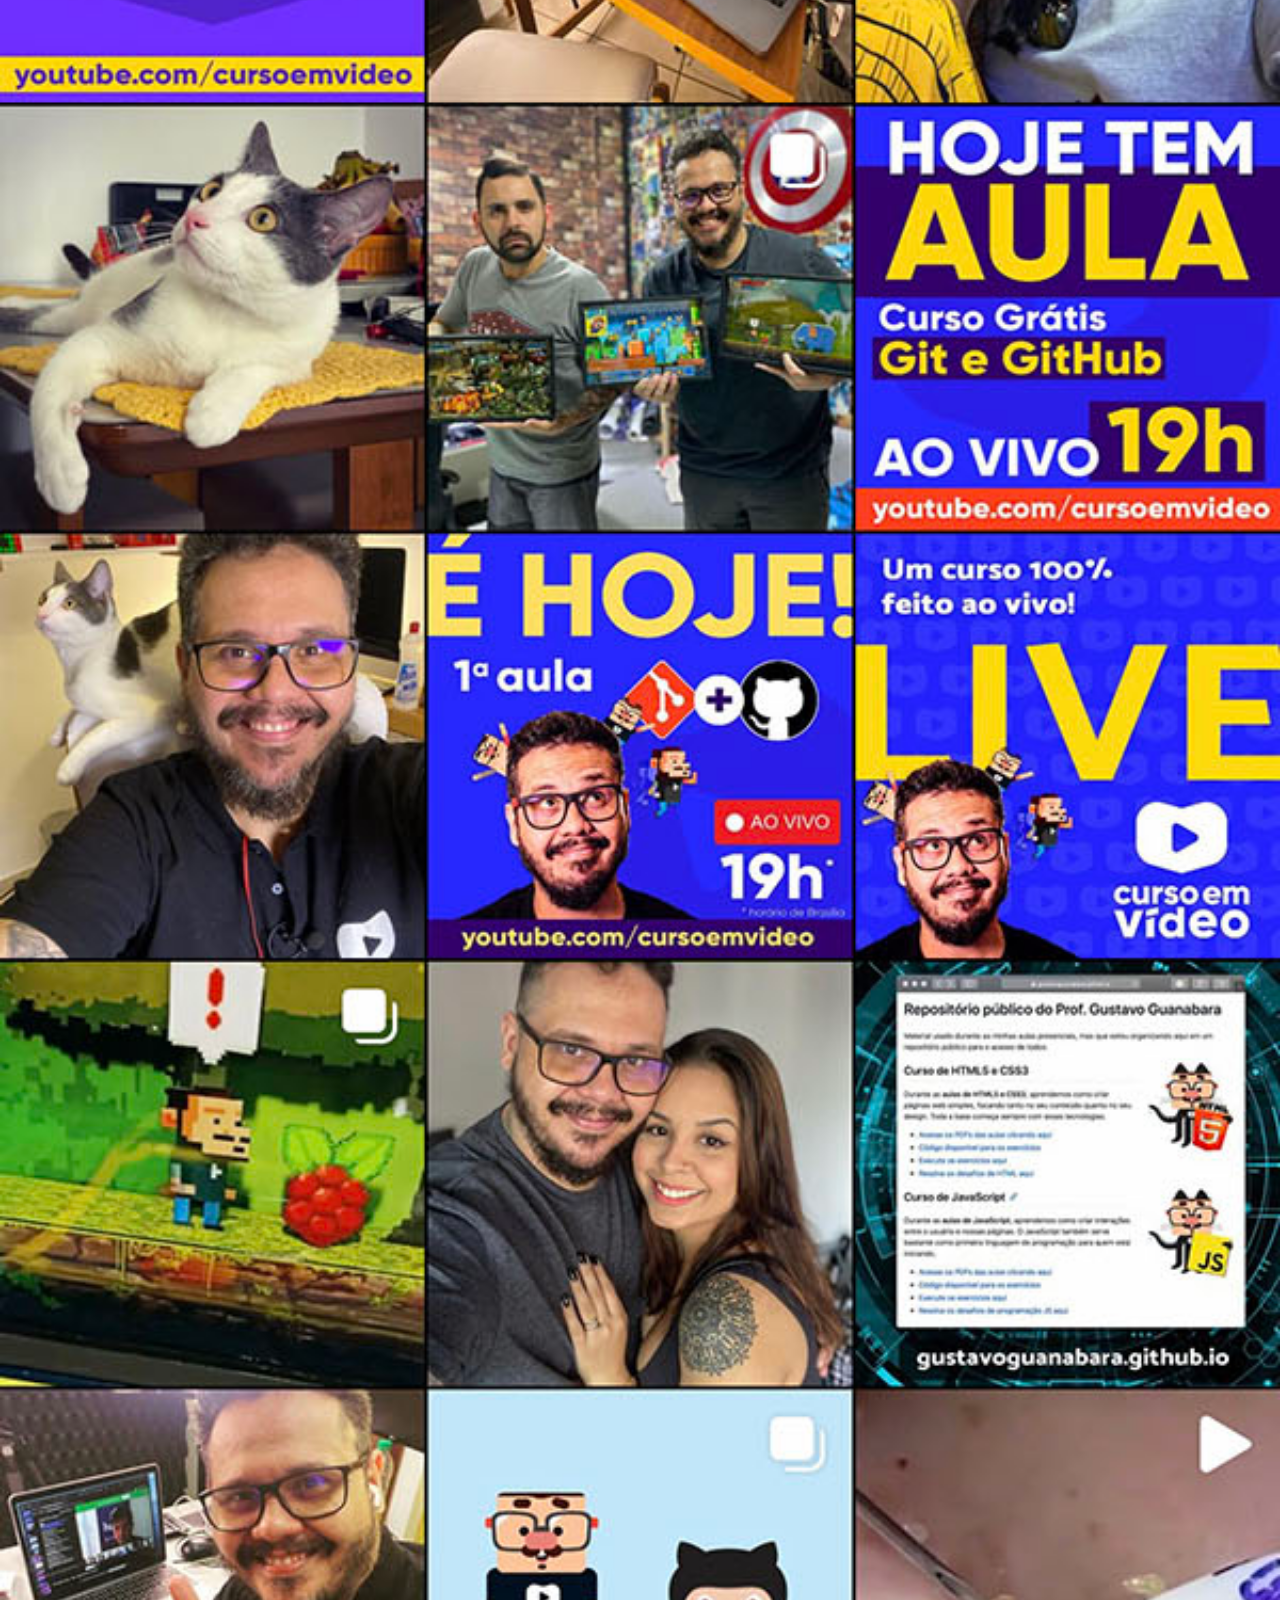
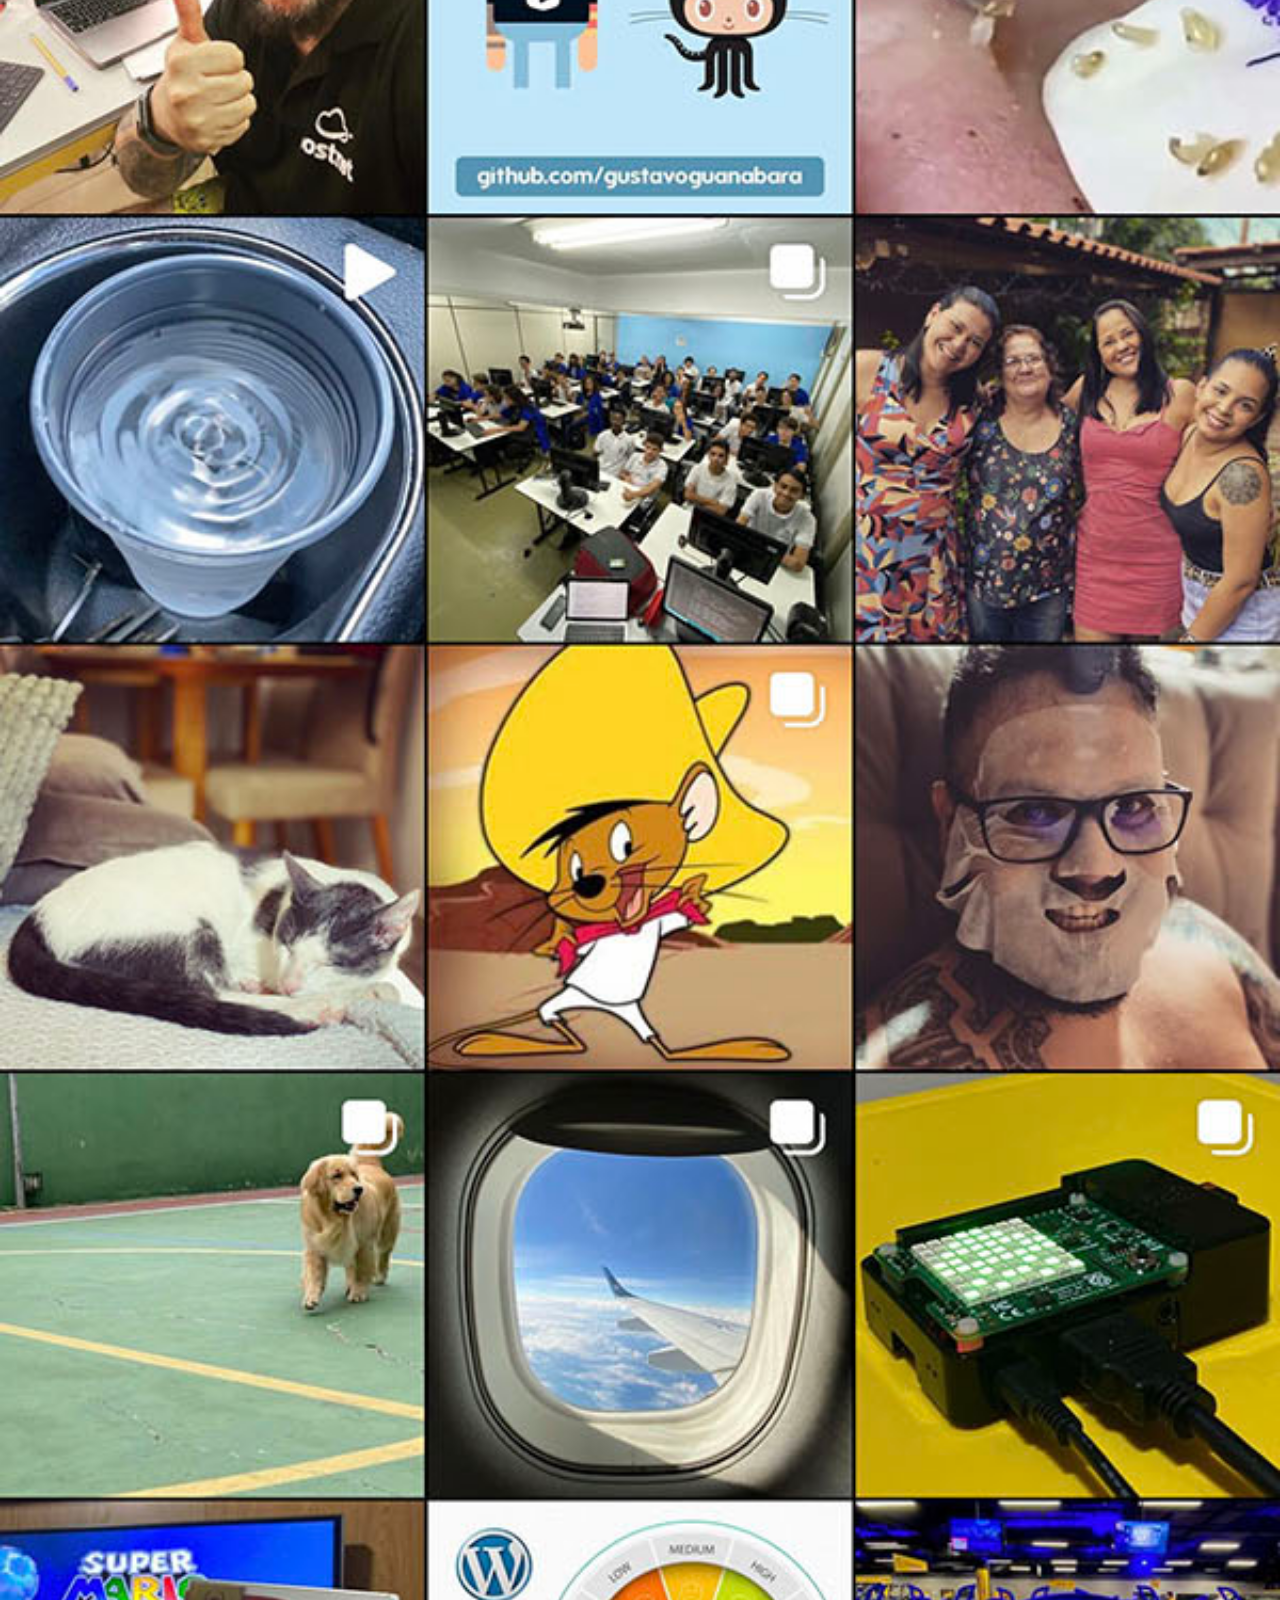
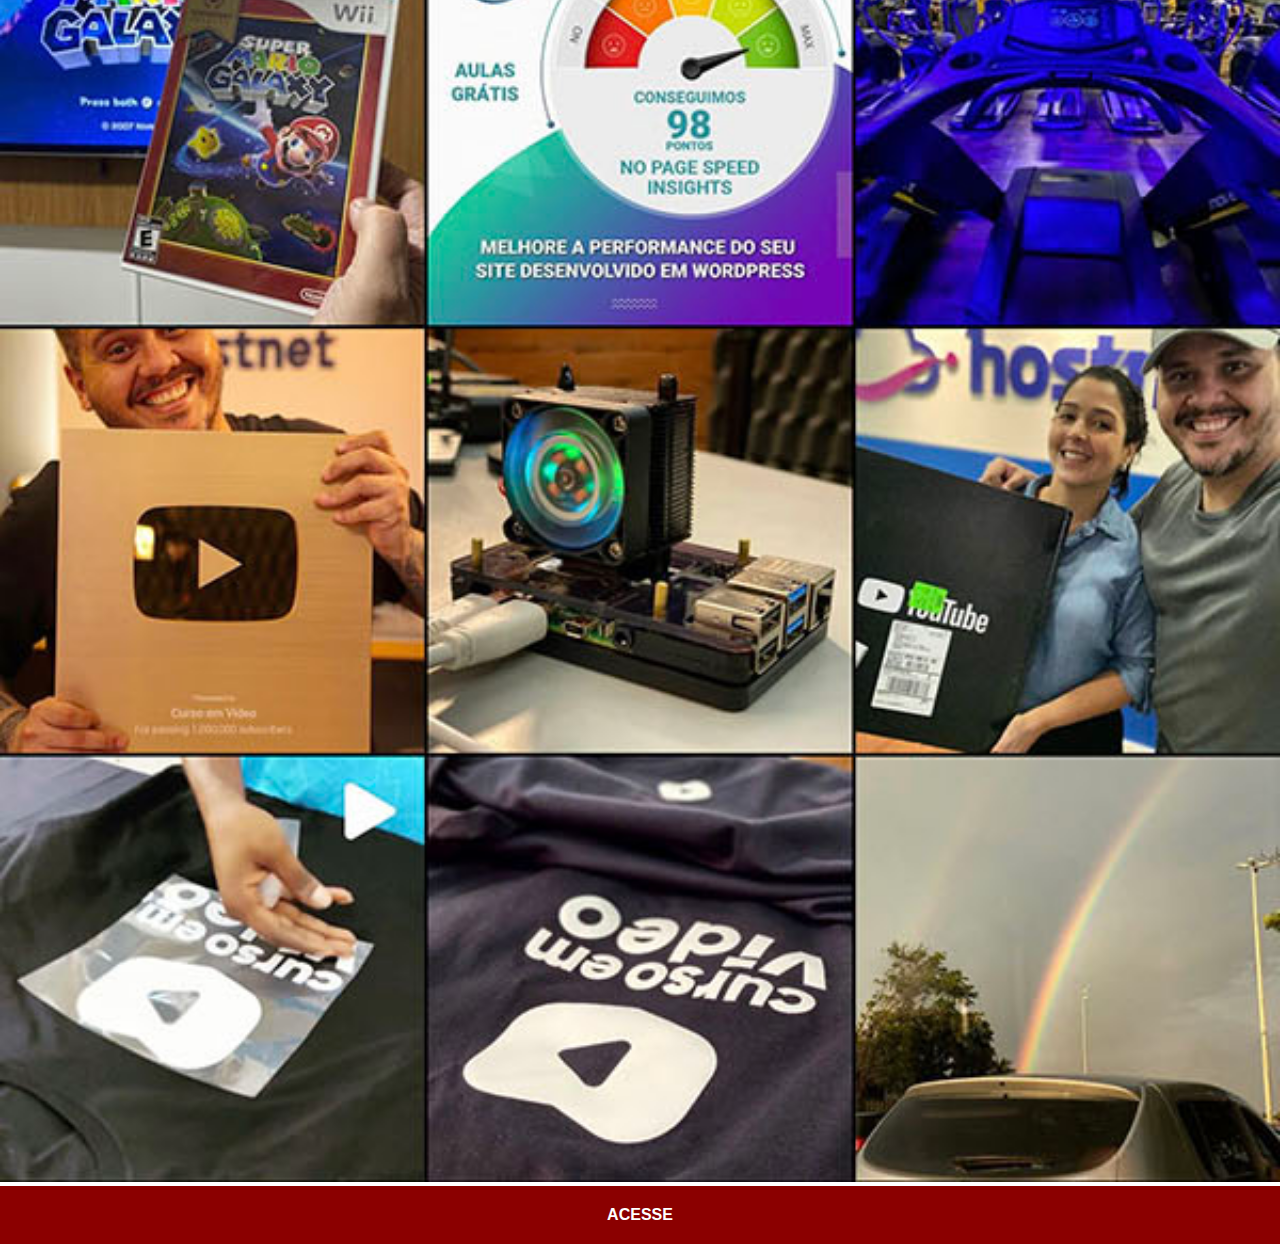
<file: instagram.html>
<!DOCTYPE html>
<html lang="pt-br">
<head>
    <meta charset="UTF-8">
    <meta name="viewport" content="width=device-width, initial-scale=1.0">
    <title>Instagram</title>
    <link rel="stylesheet" href="estilos/social.css">
</head>
<body>
    <img src="imagens/tela-instagram.jpg" alt="Instagram"> <a href="https://www.instagram.com/gustavoguanabara" target="_blank">ACESSE</a>
</body>
</html>
</file>
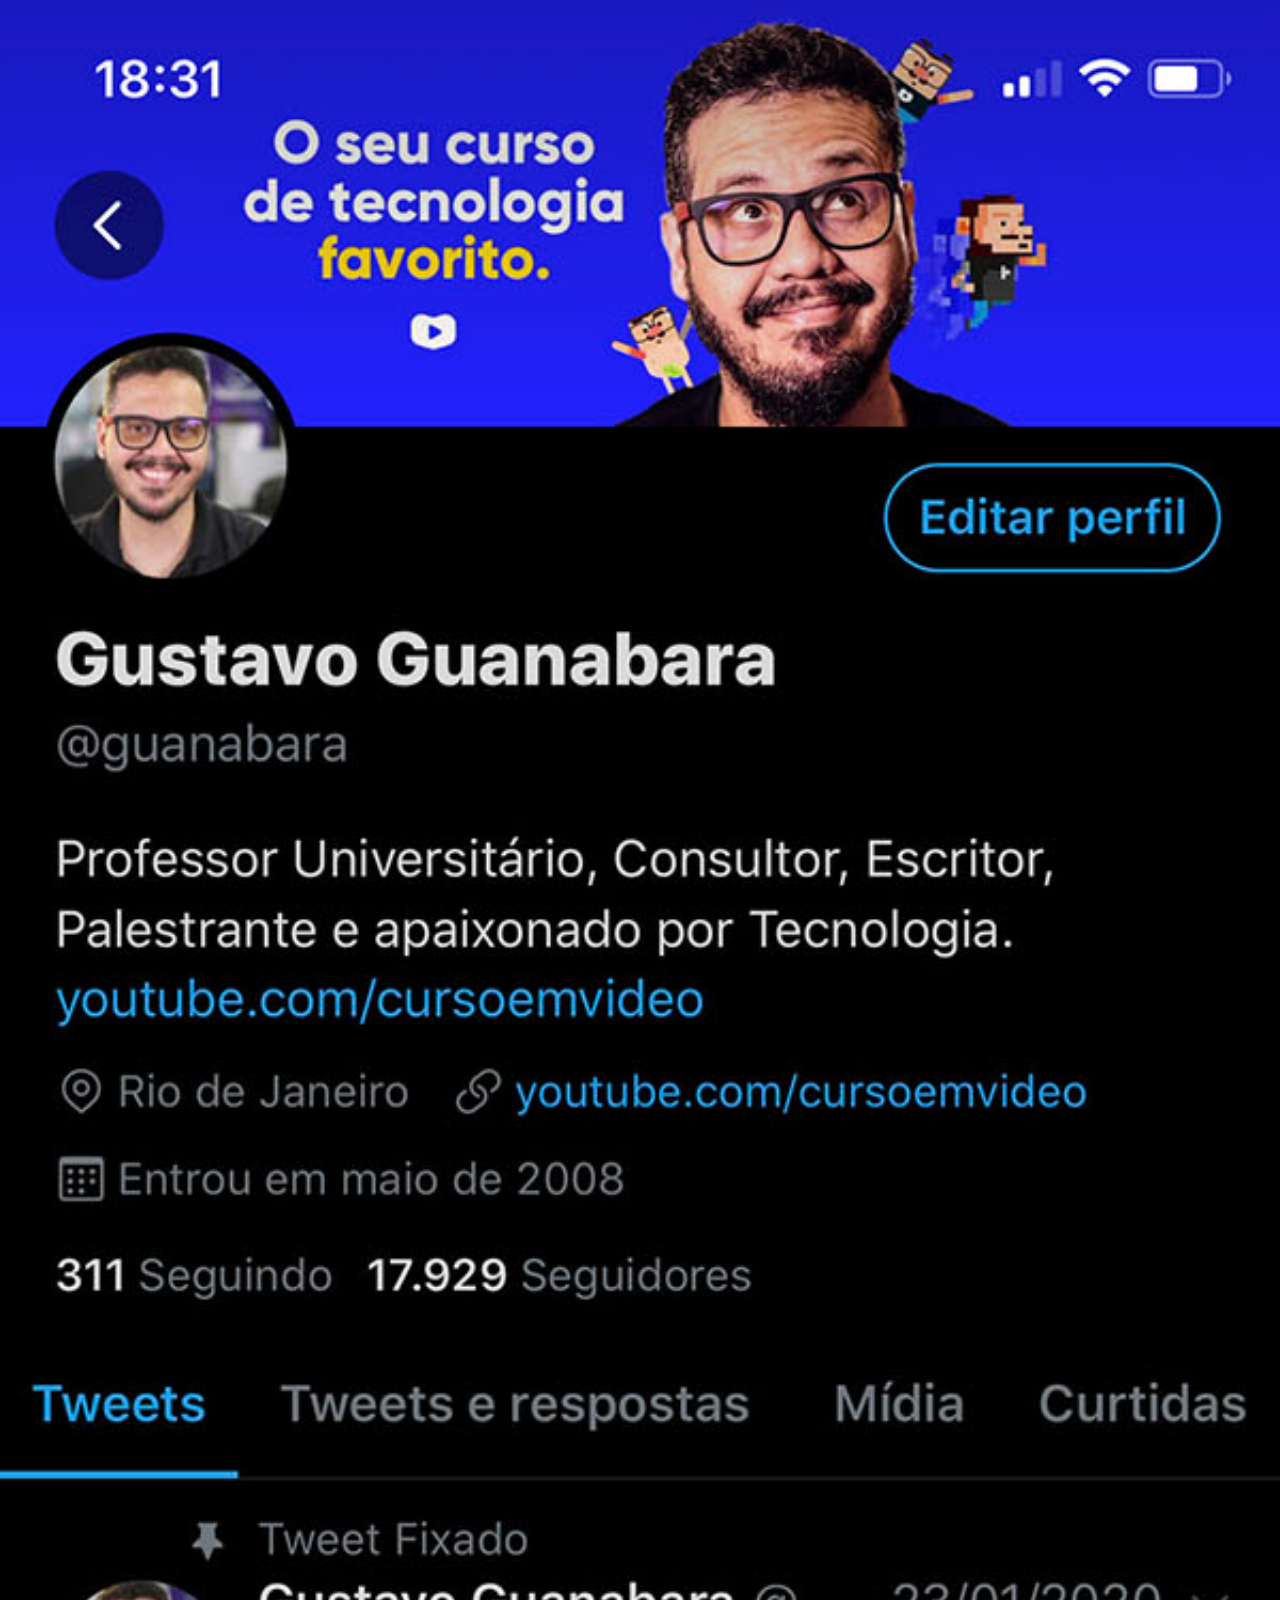
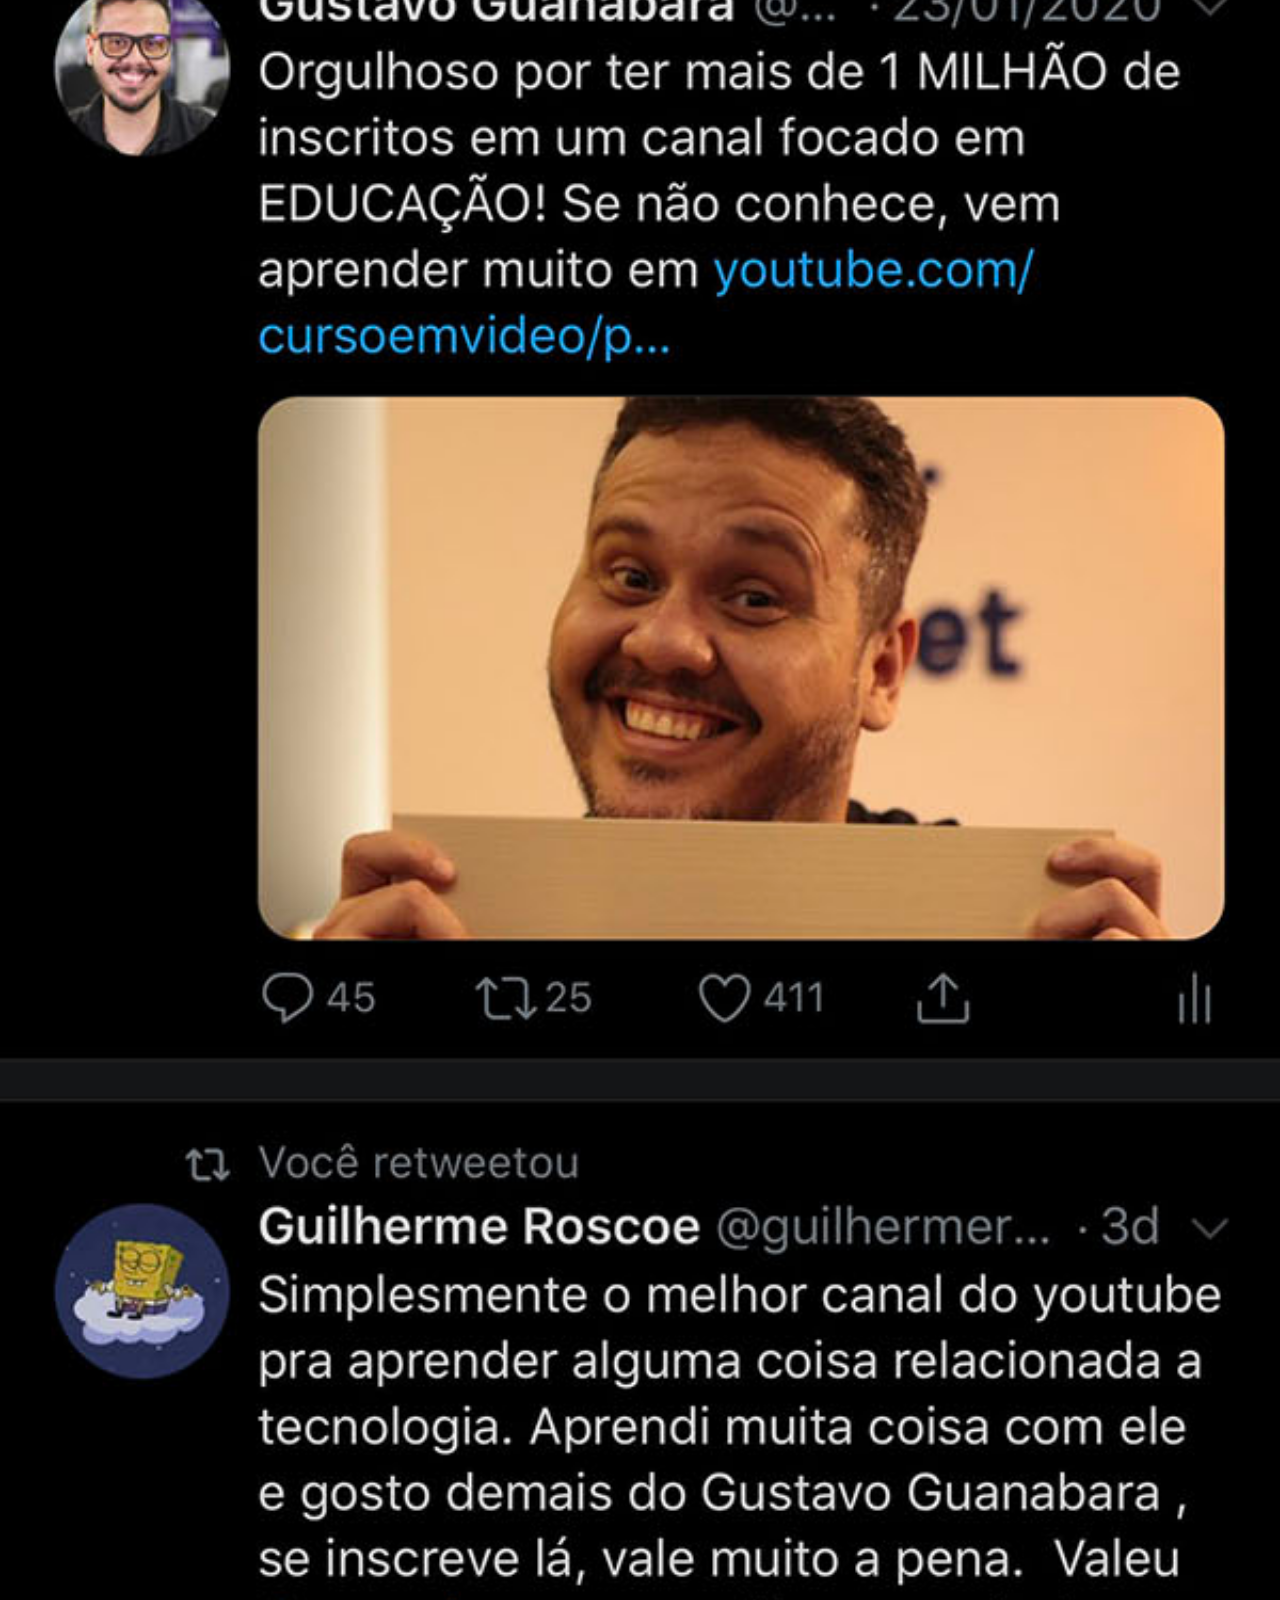
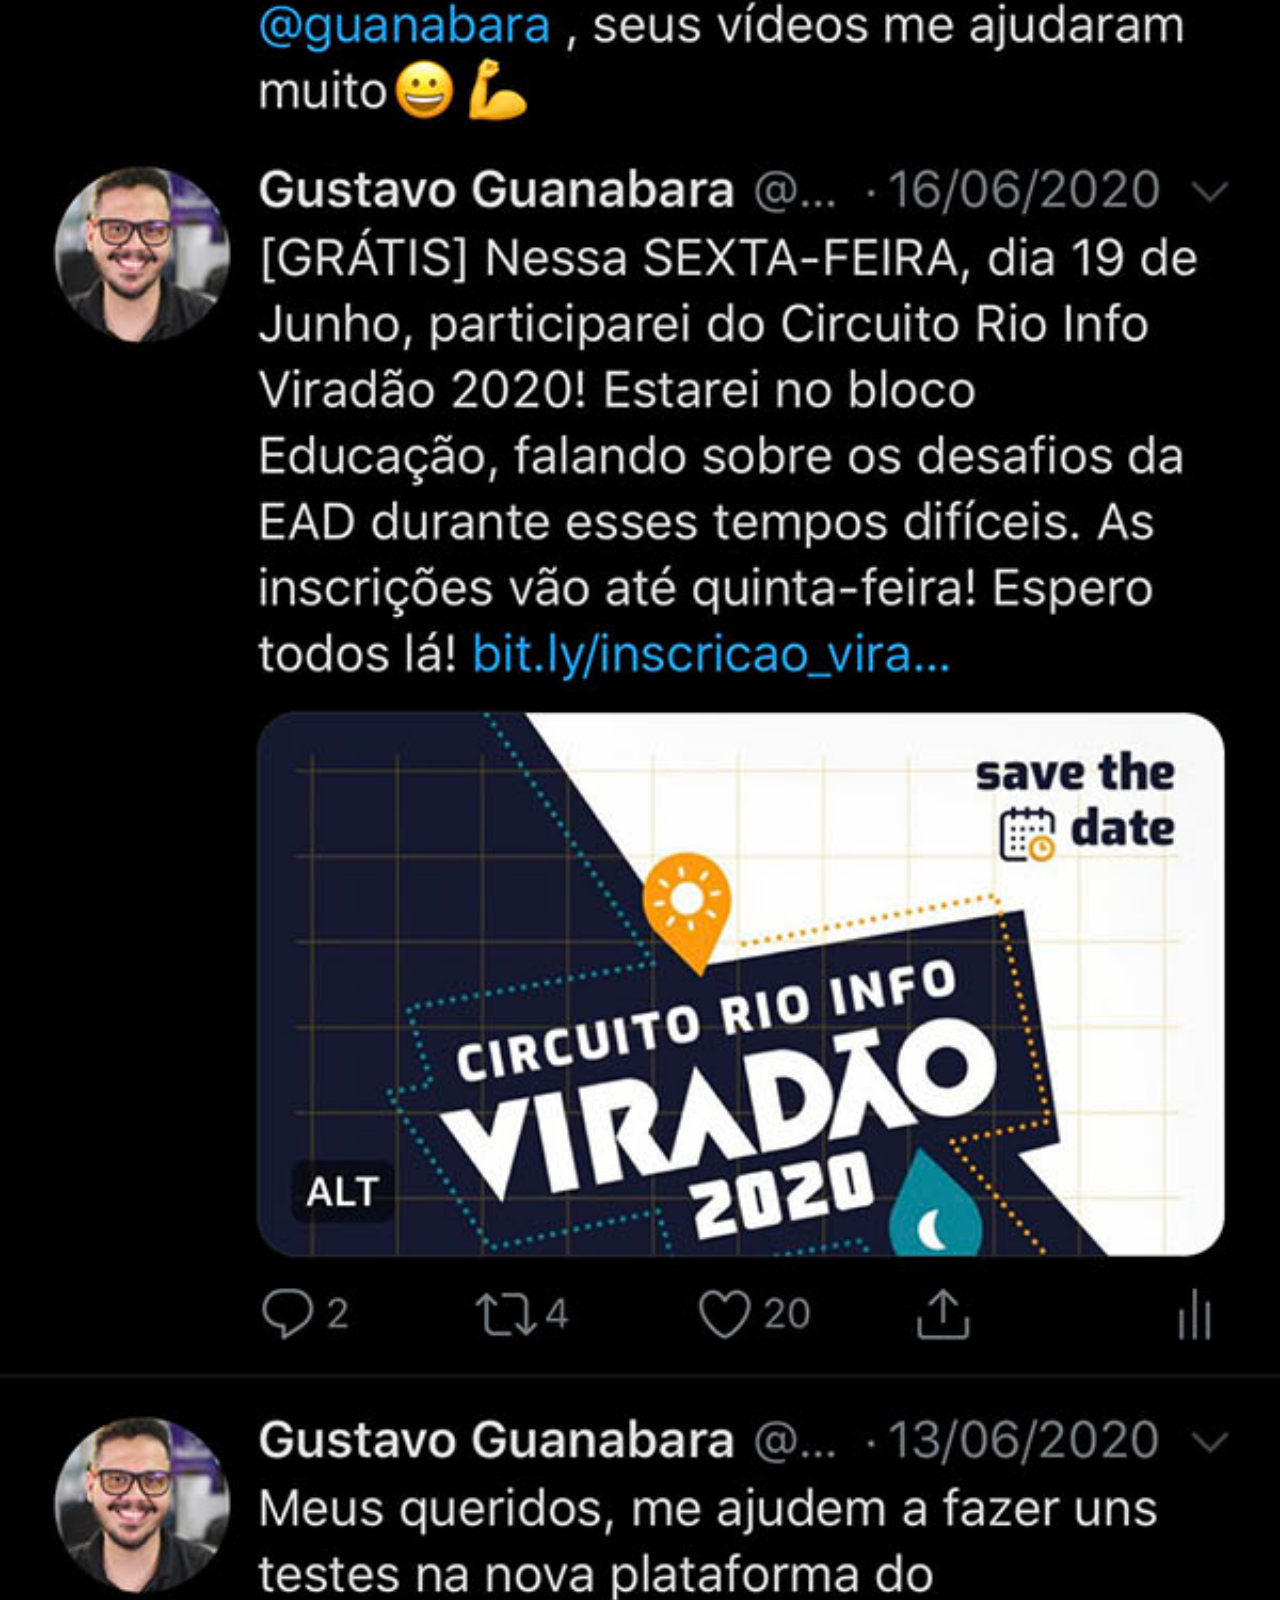
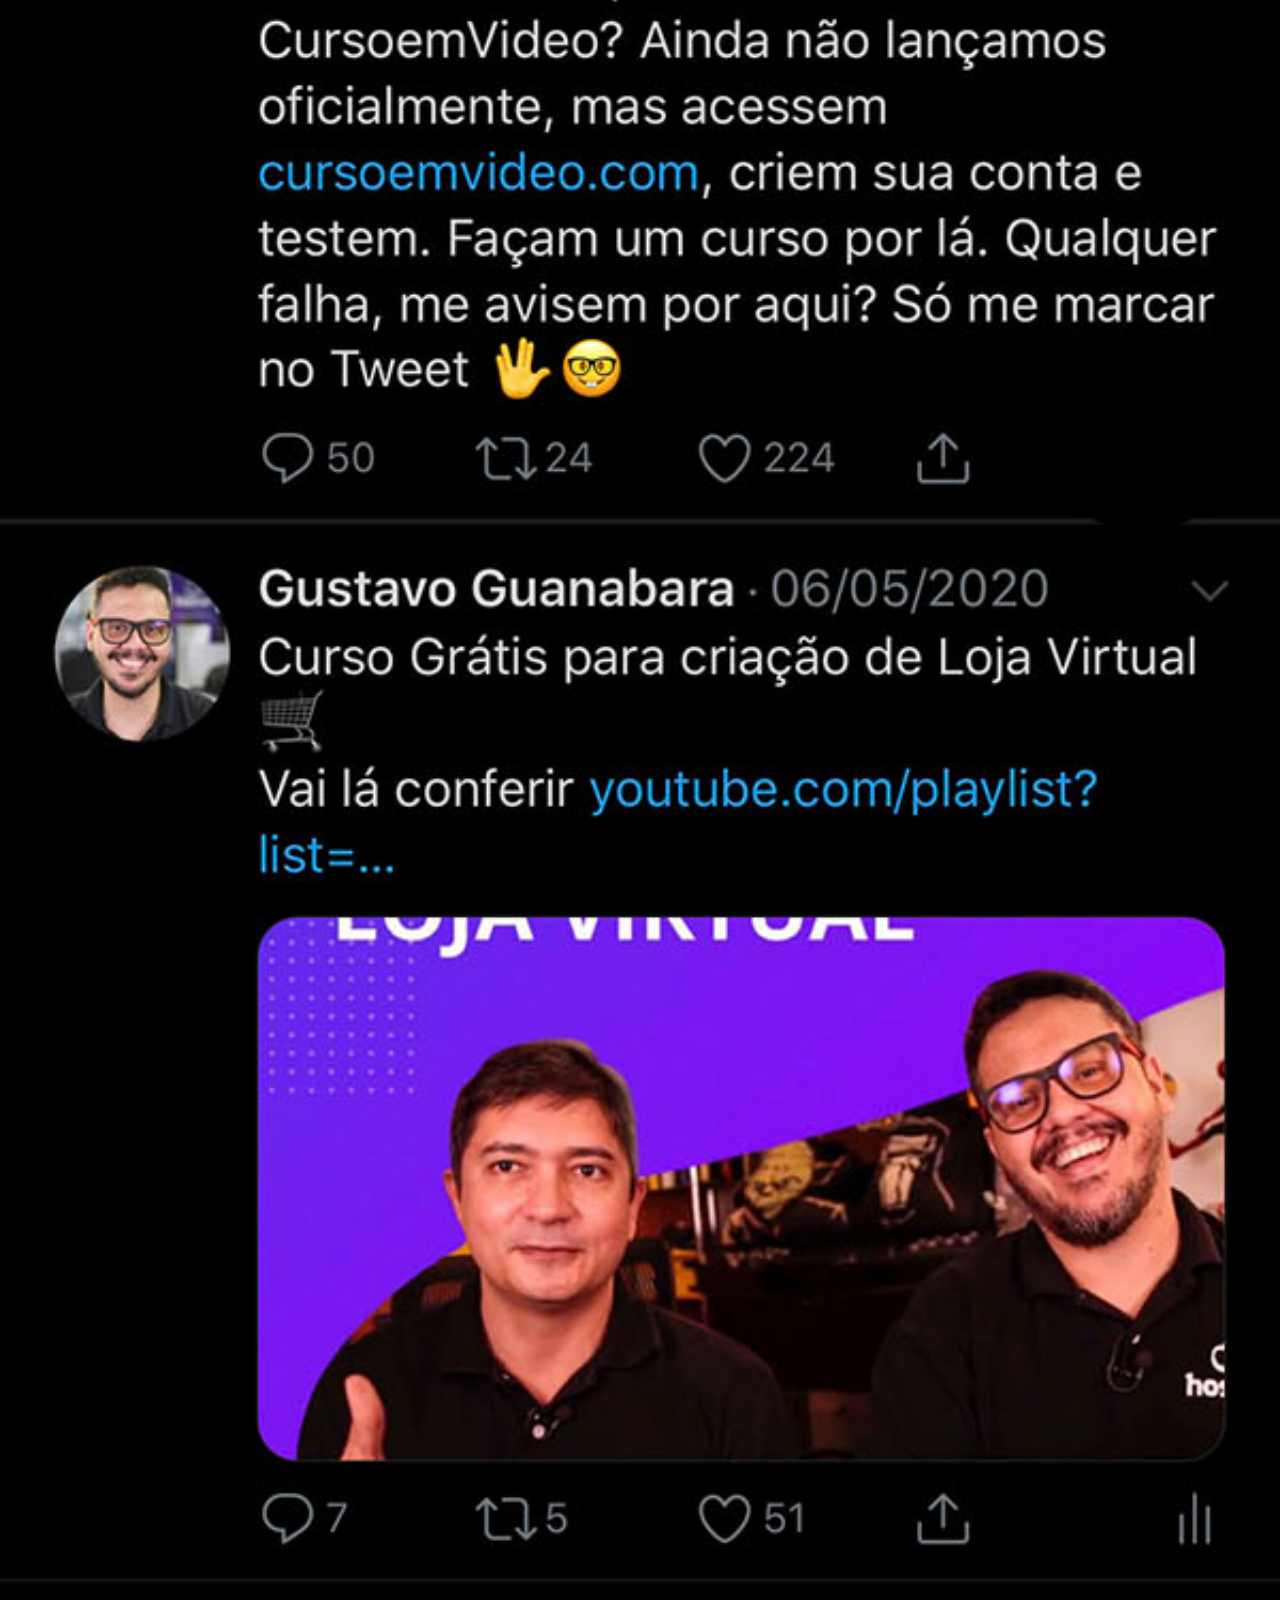
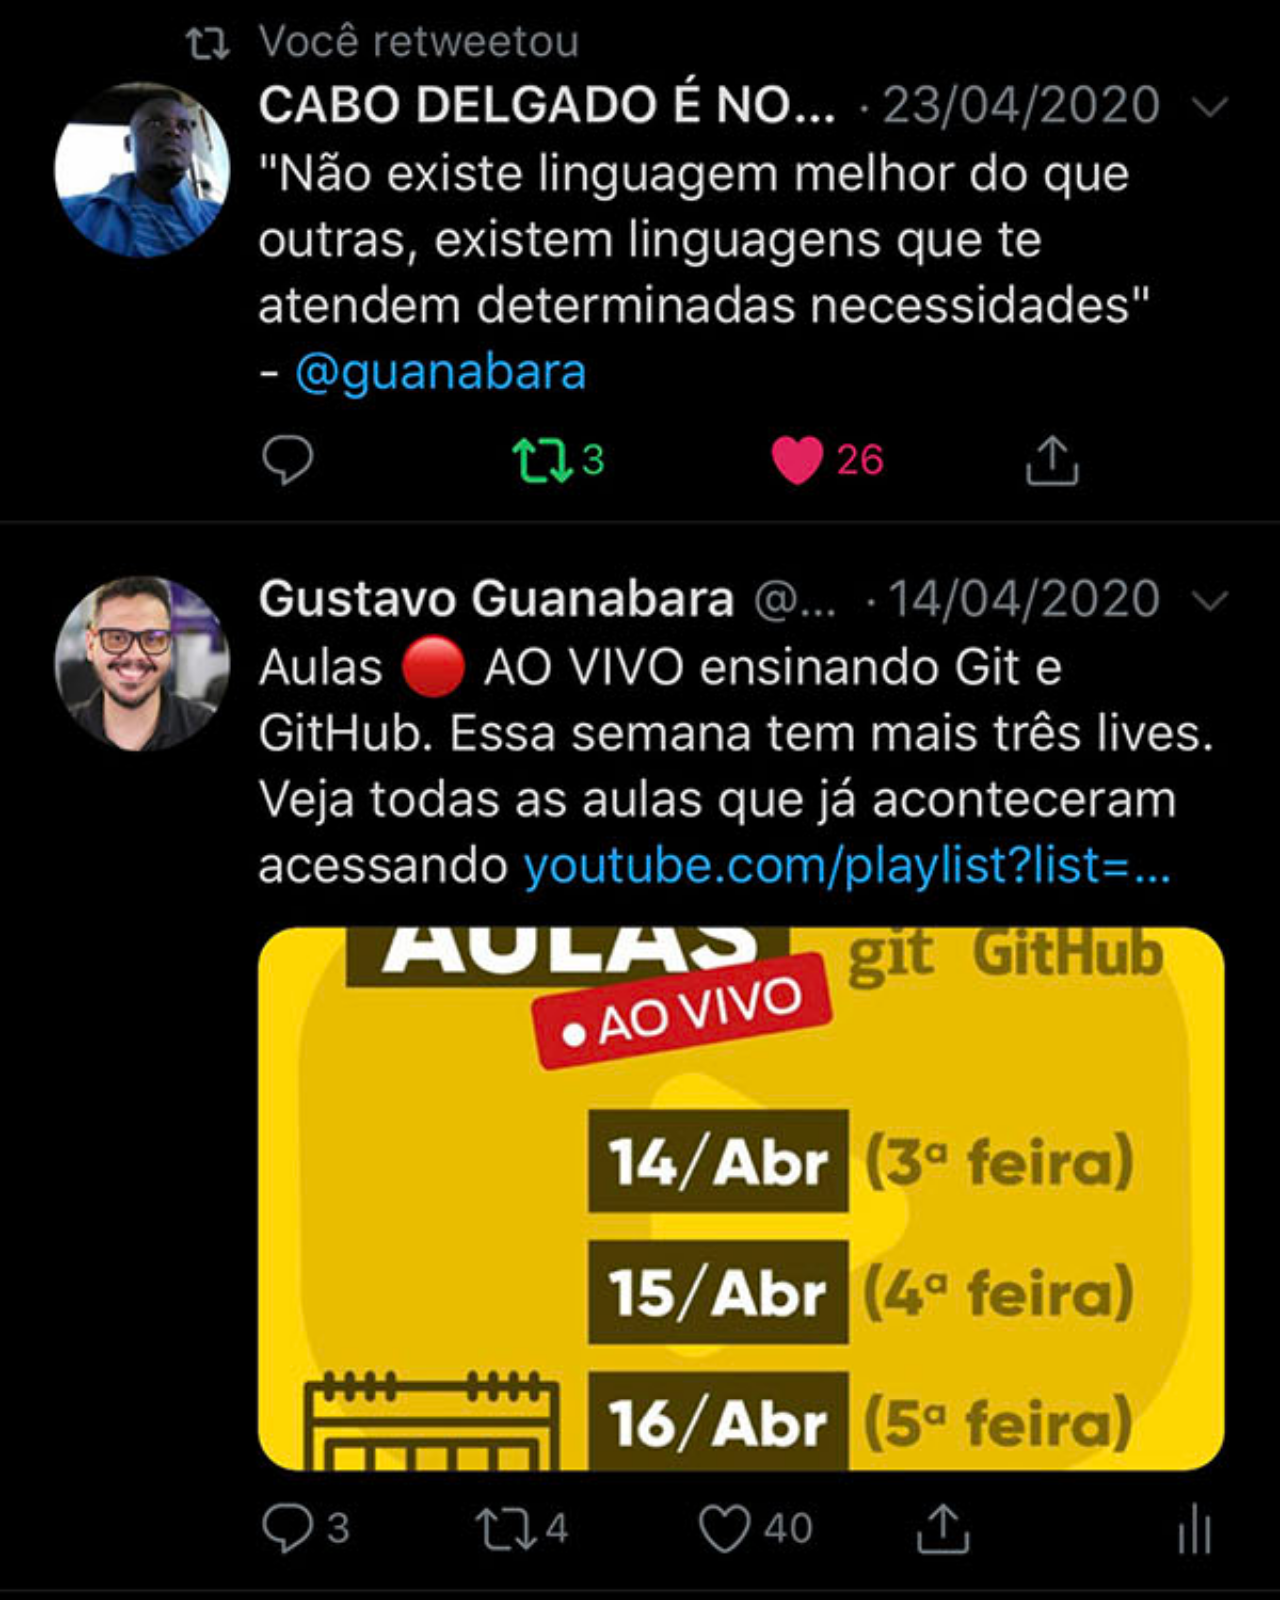
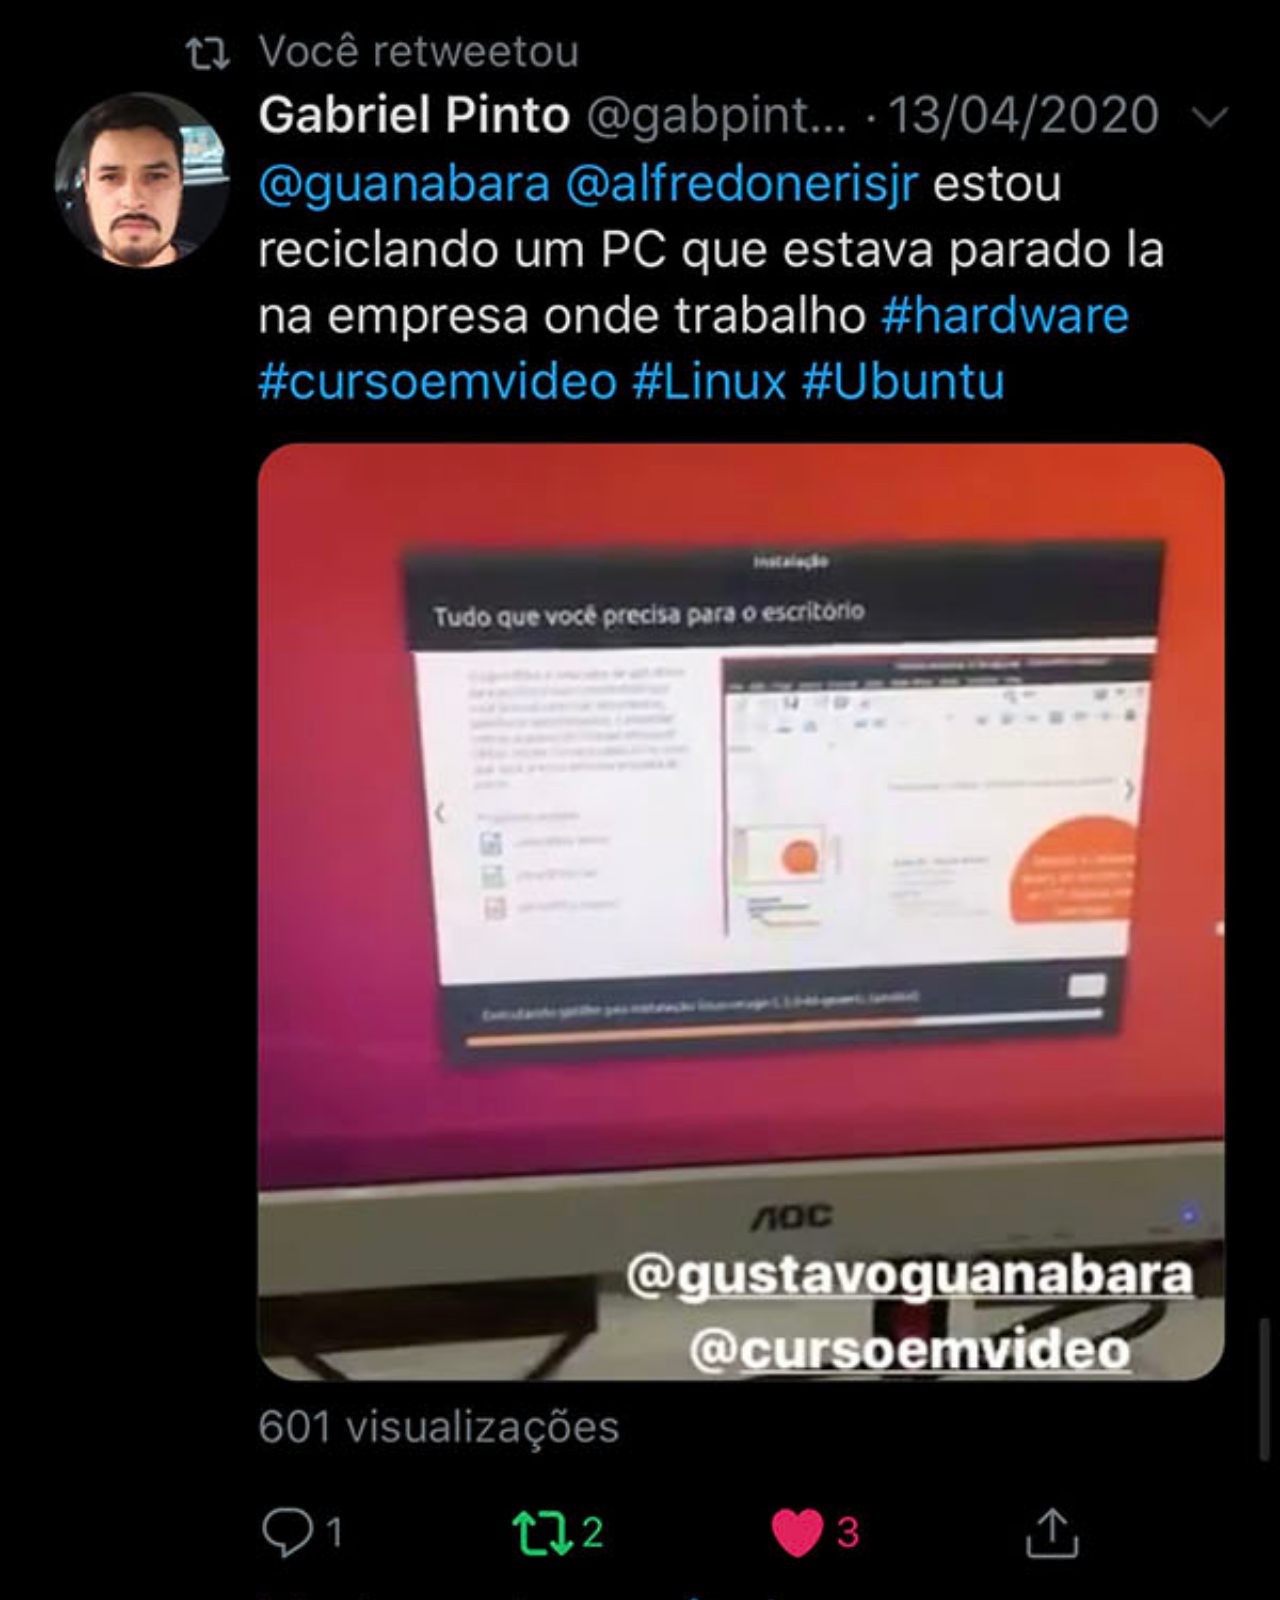
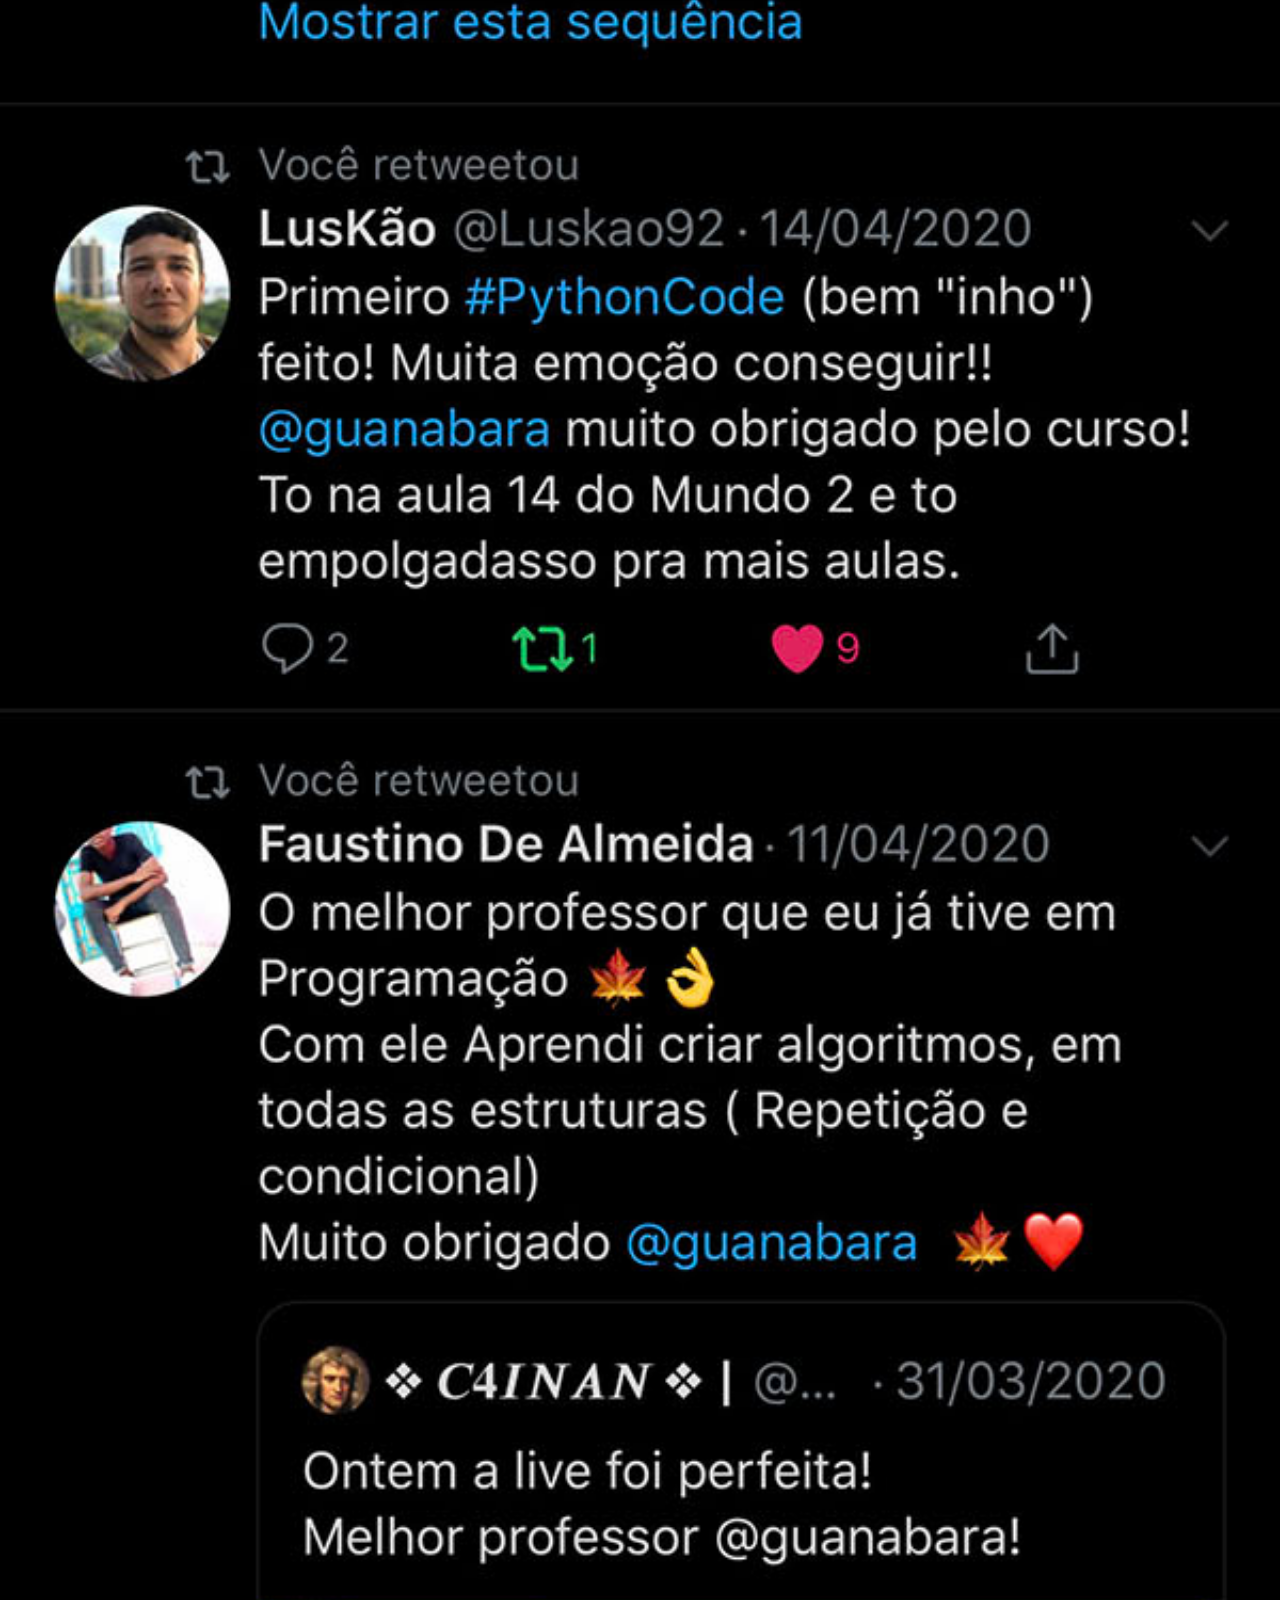
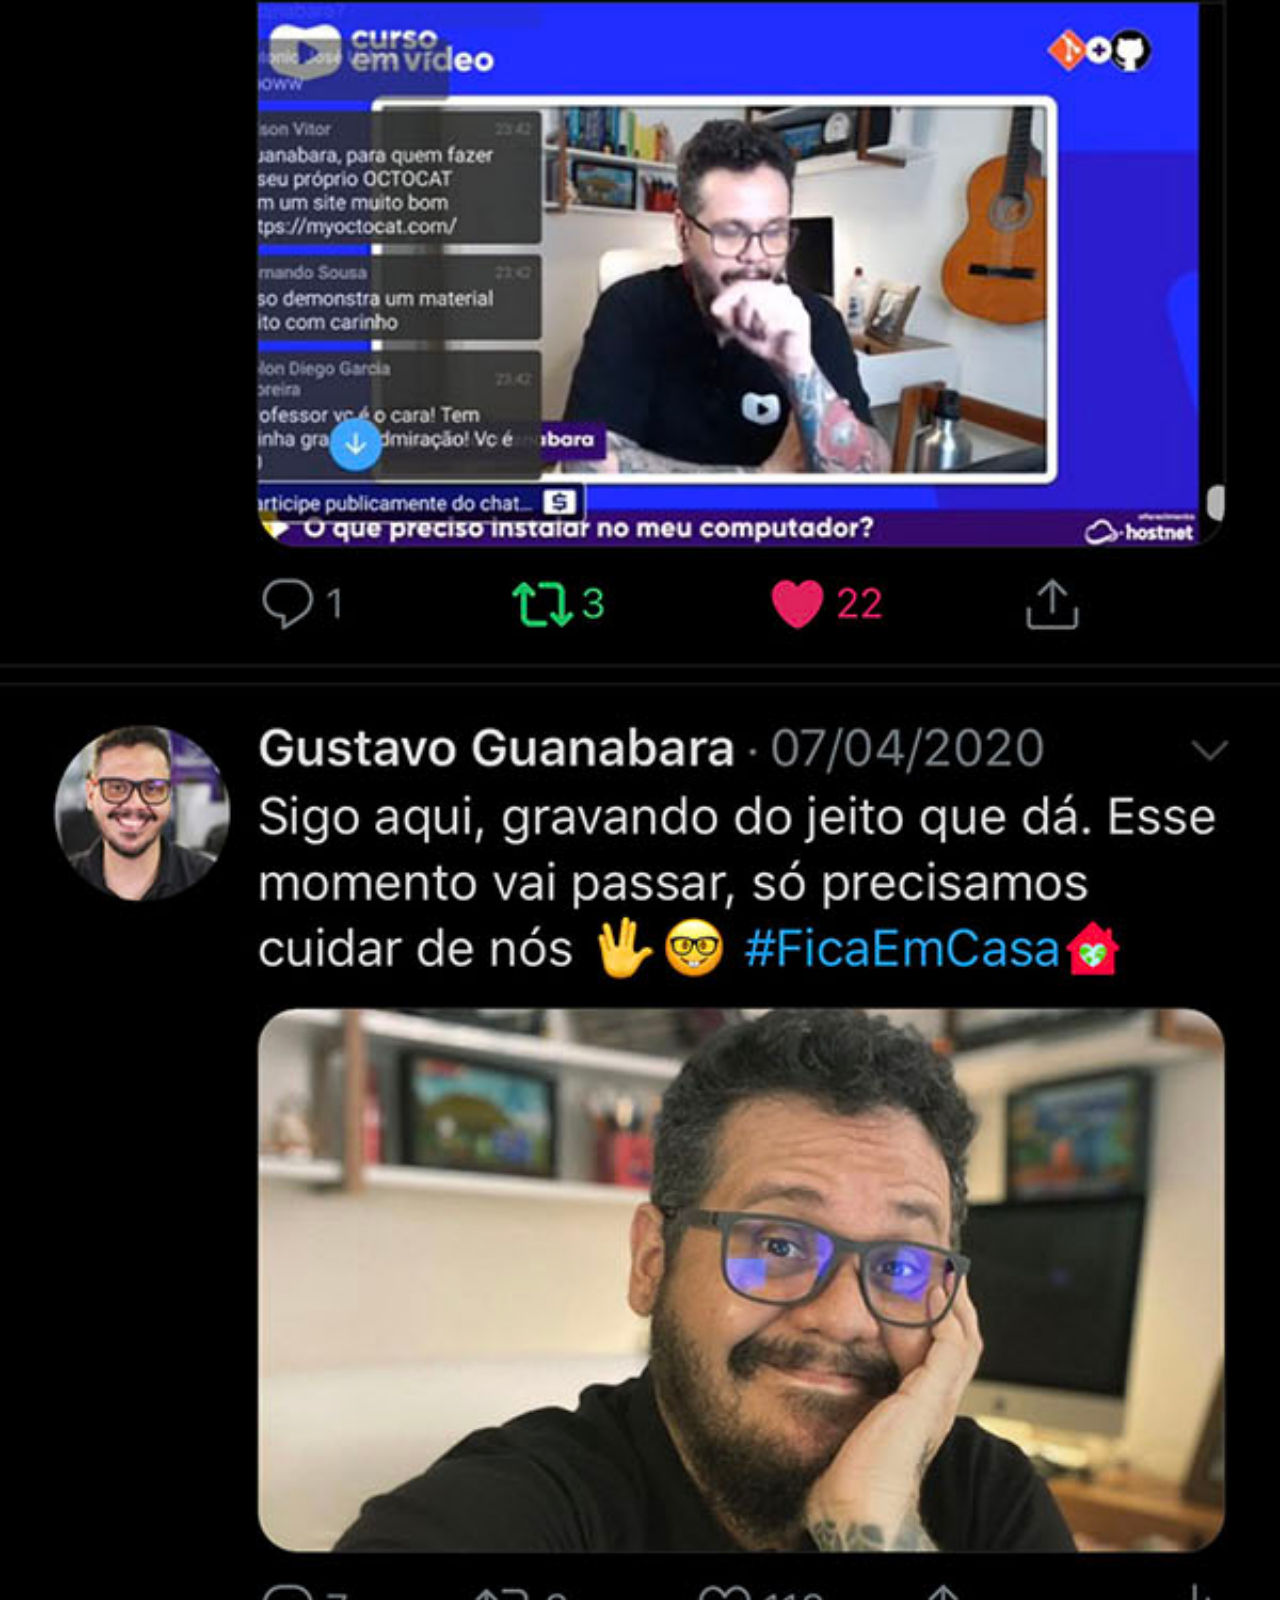
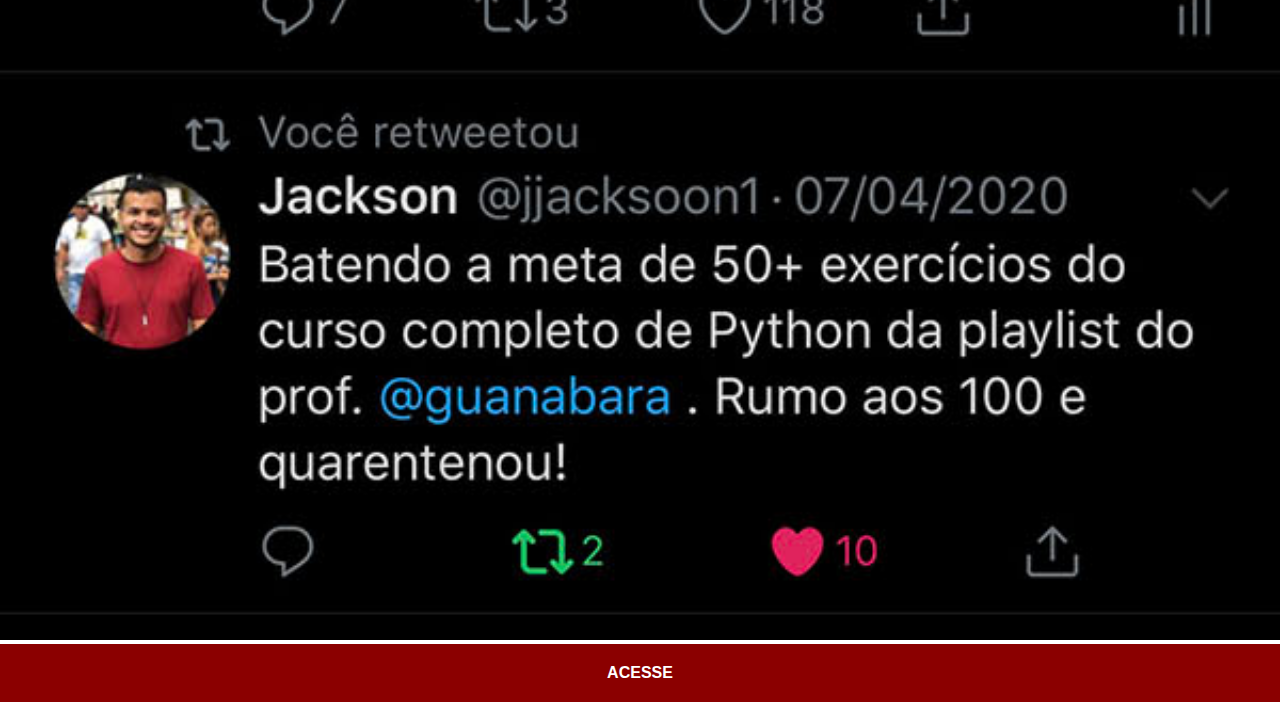
<file: twitter.html>
<!DOCTYPE html>
<html lang="pt-br">
<head>
    <meta charset="UTF-8">
    <meta name="viewport" content="width=device-width, initial-scale=1.0">
    <title>Twitter</title>
    <link rel="stylesheet" href="estilos/social.css">
</head>
<body>
    <img src="imagens/tela-twitter.jpg" alt="Twitter"> <a href="https://x.com/guanabara" target="_blank">ACESSE</a>
</body>
</html>
</file>
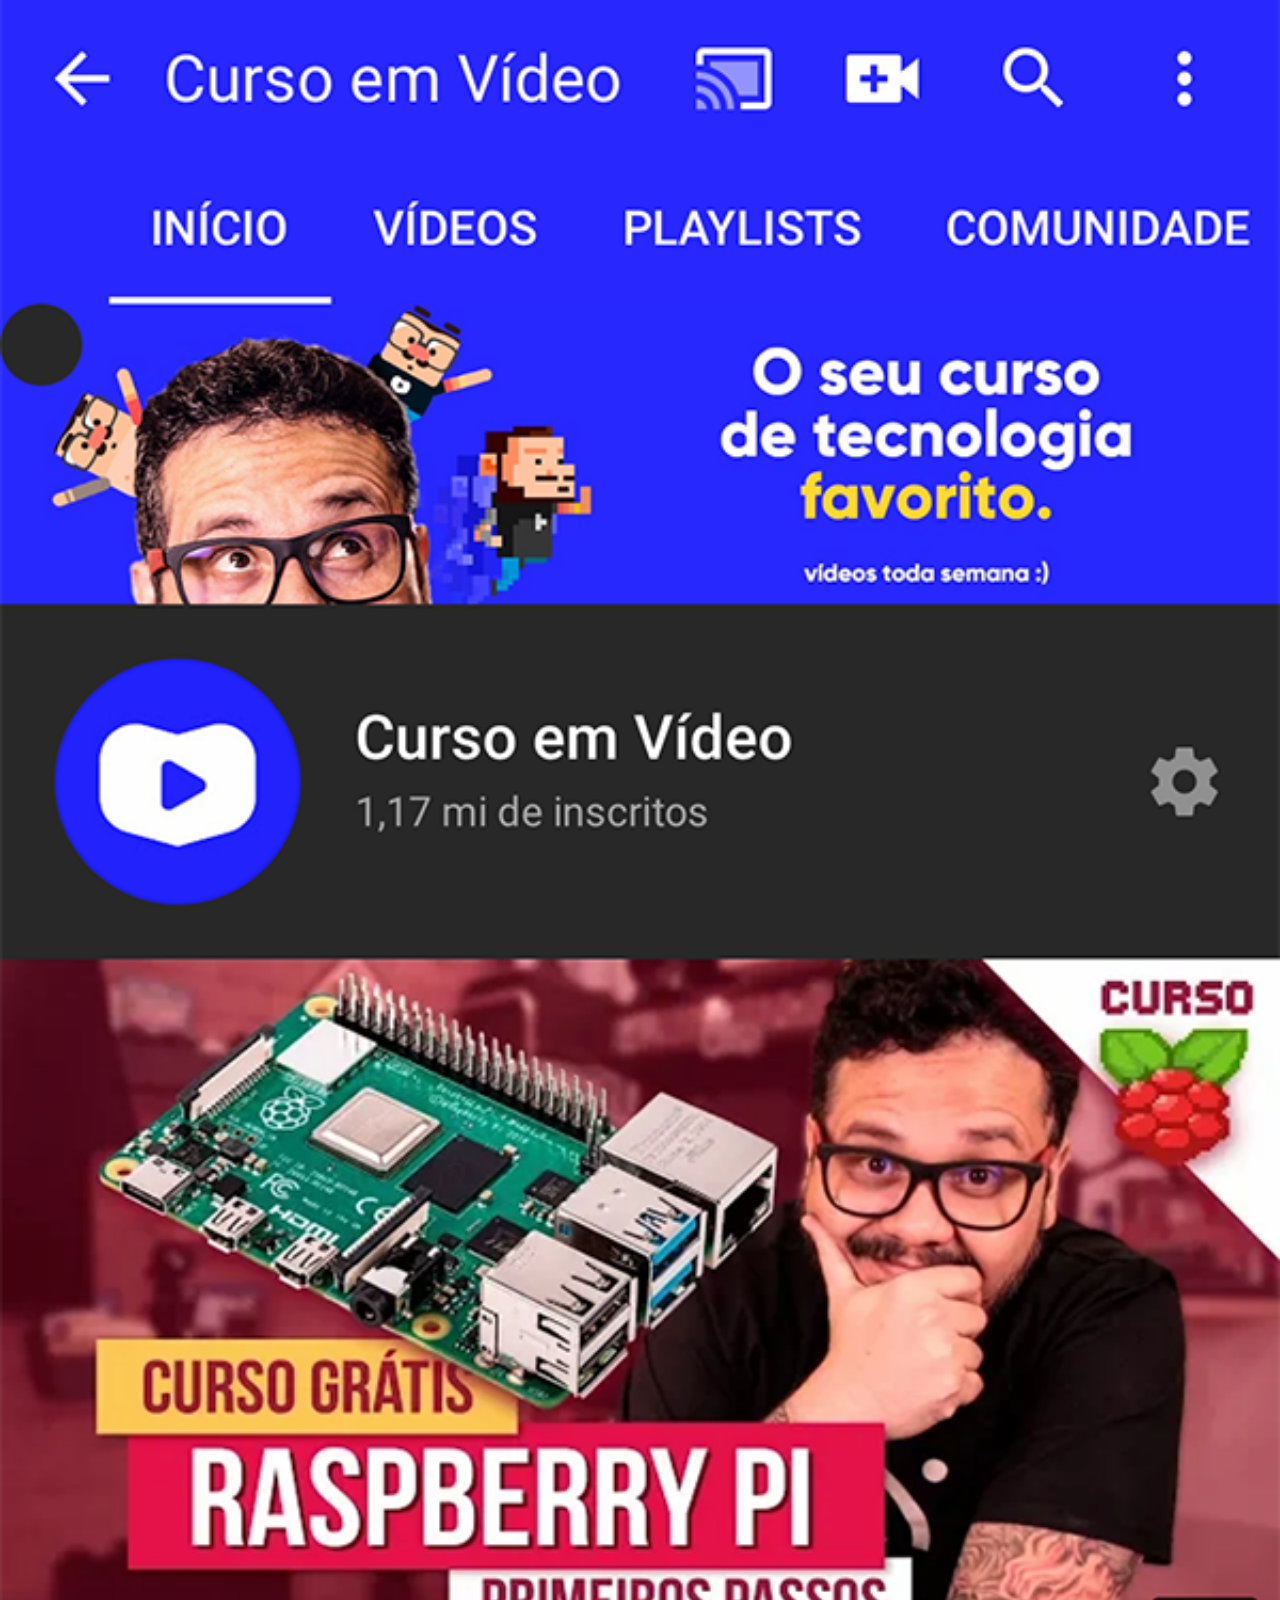
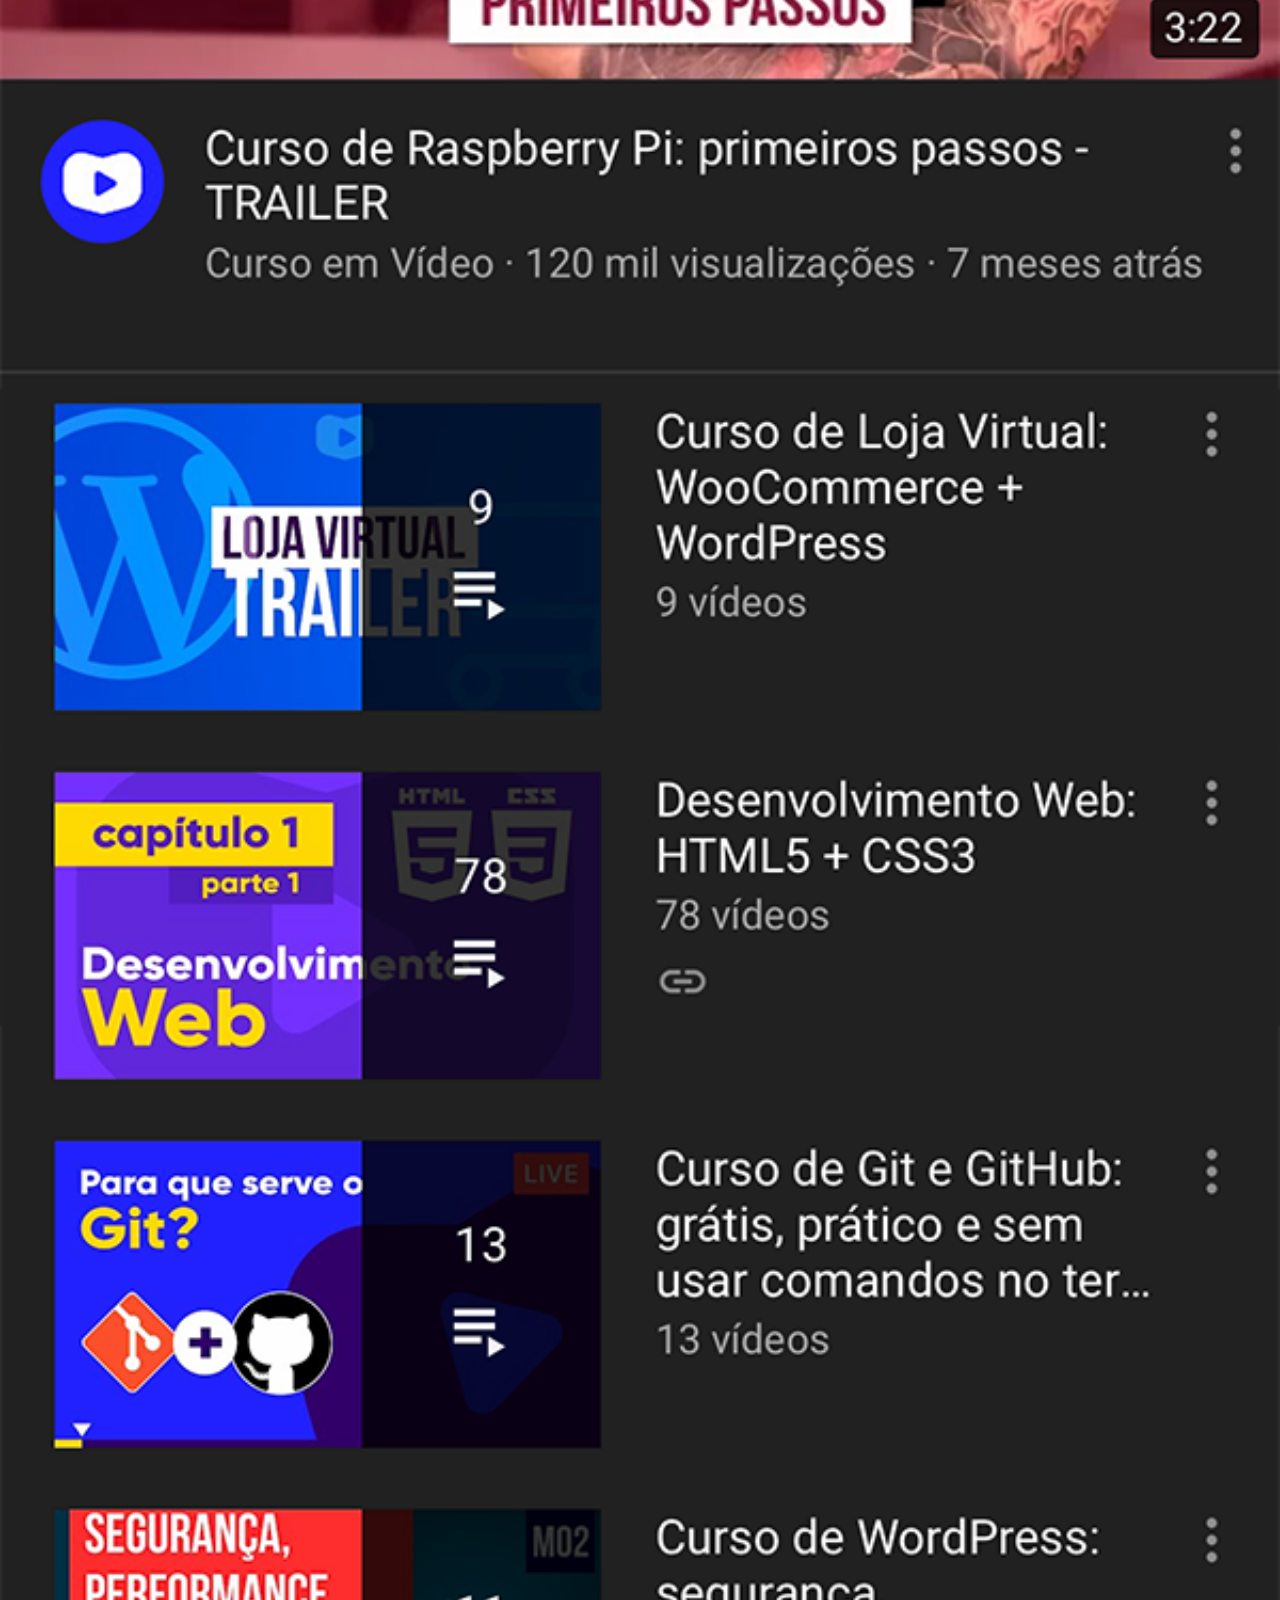
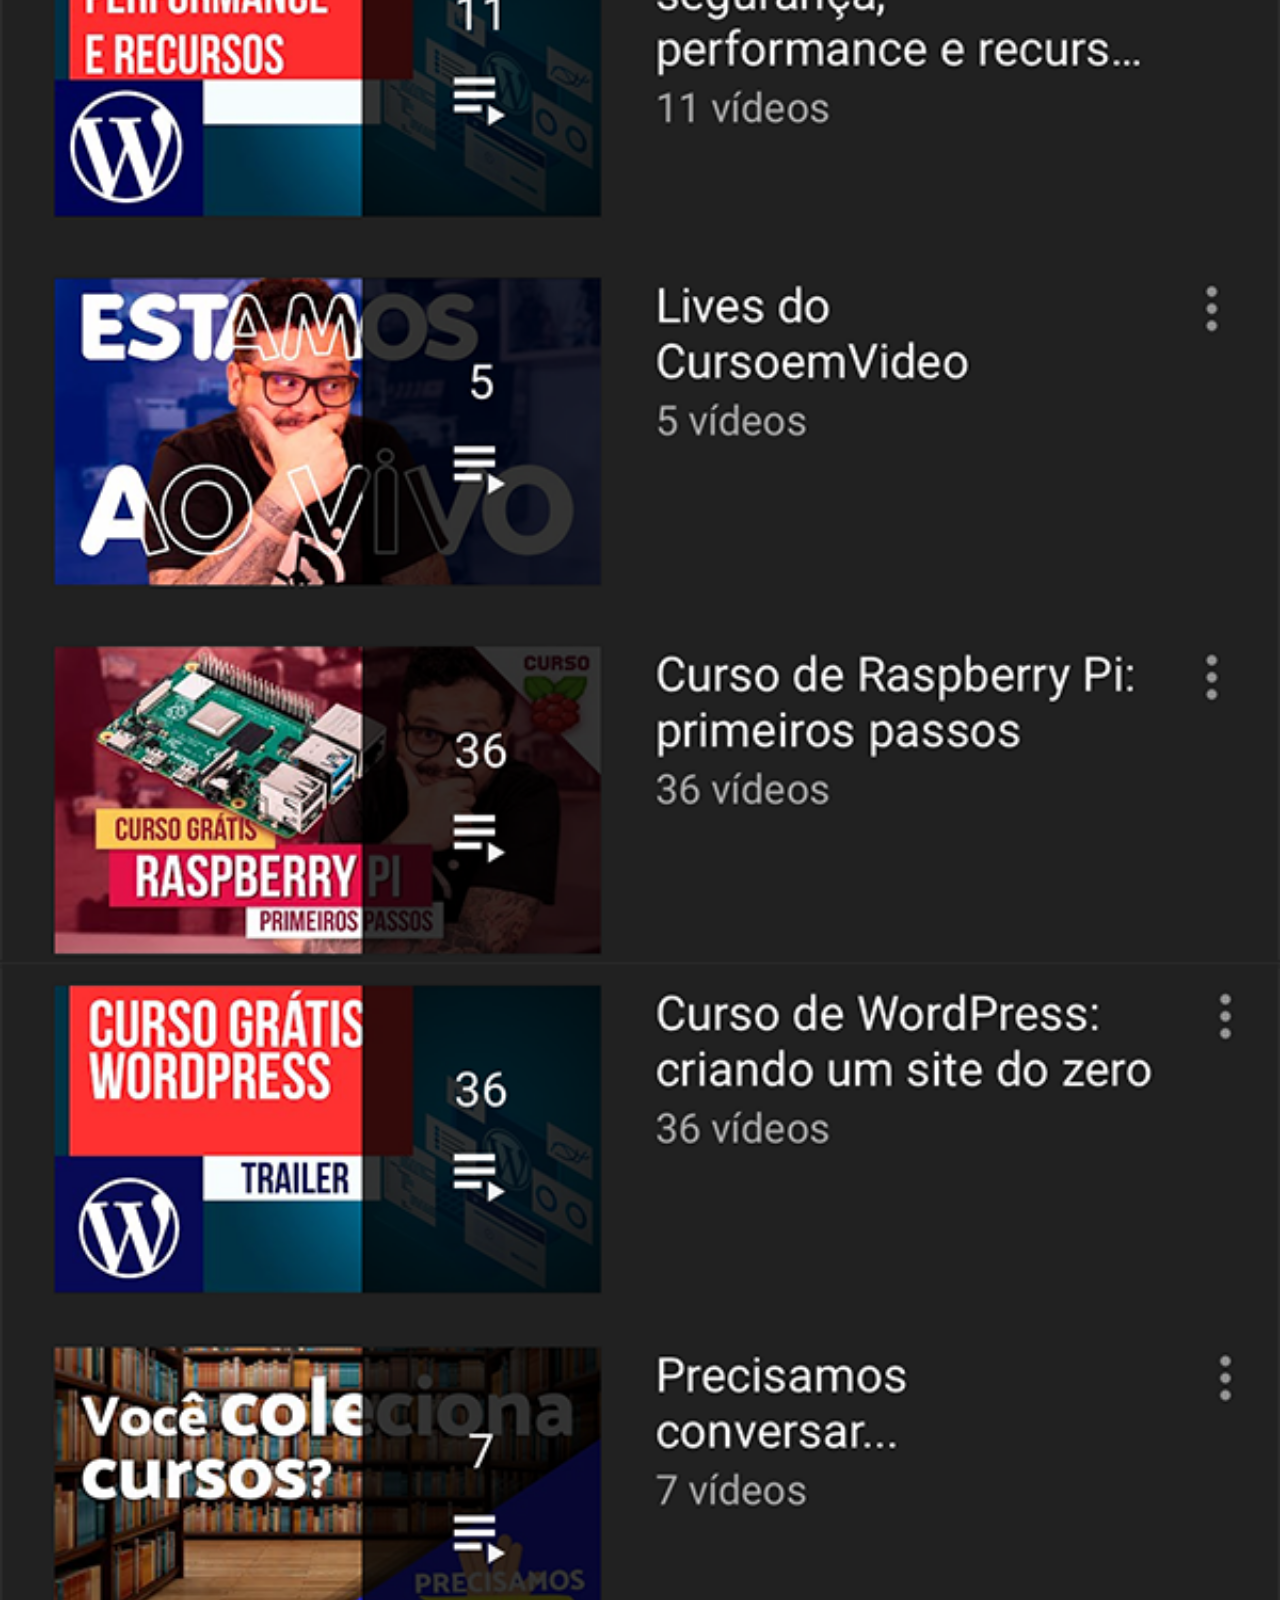
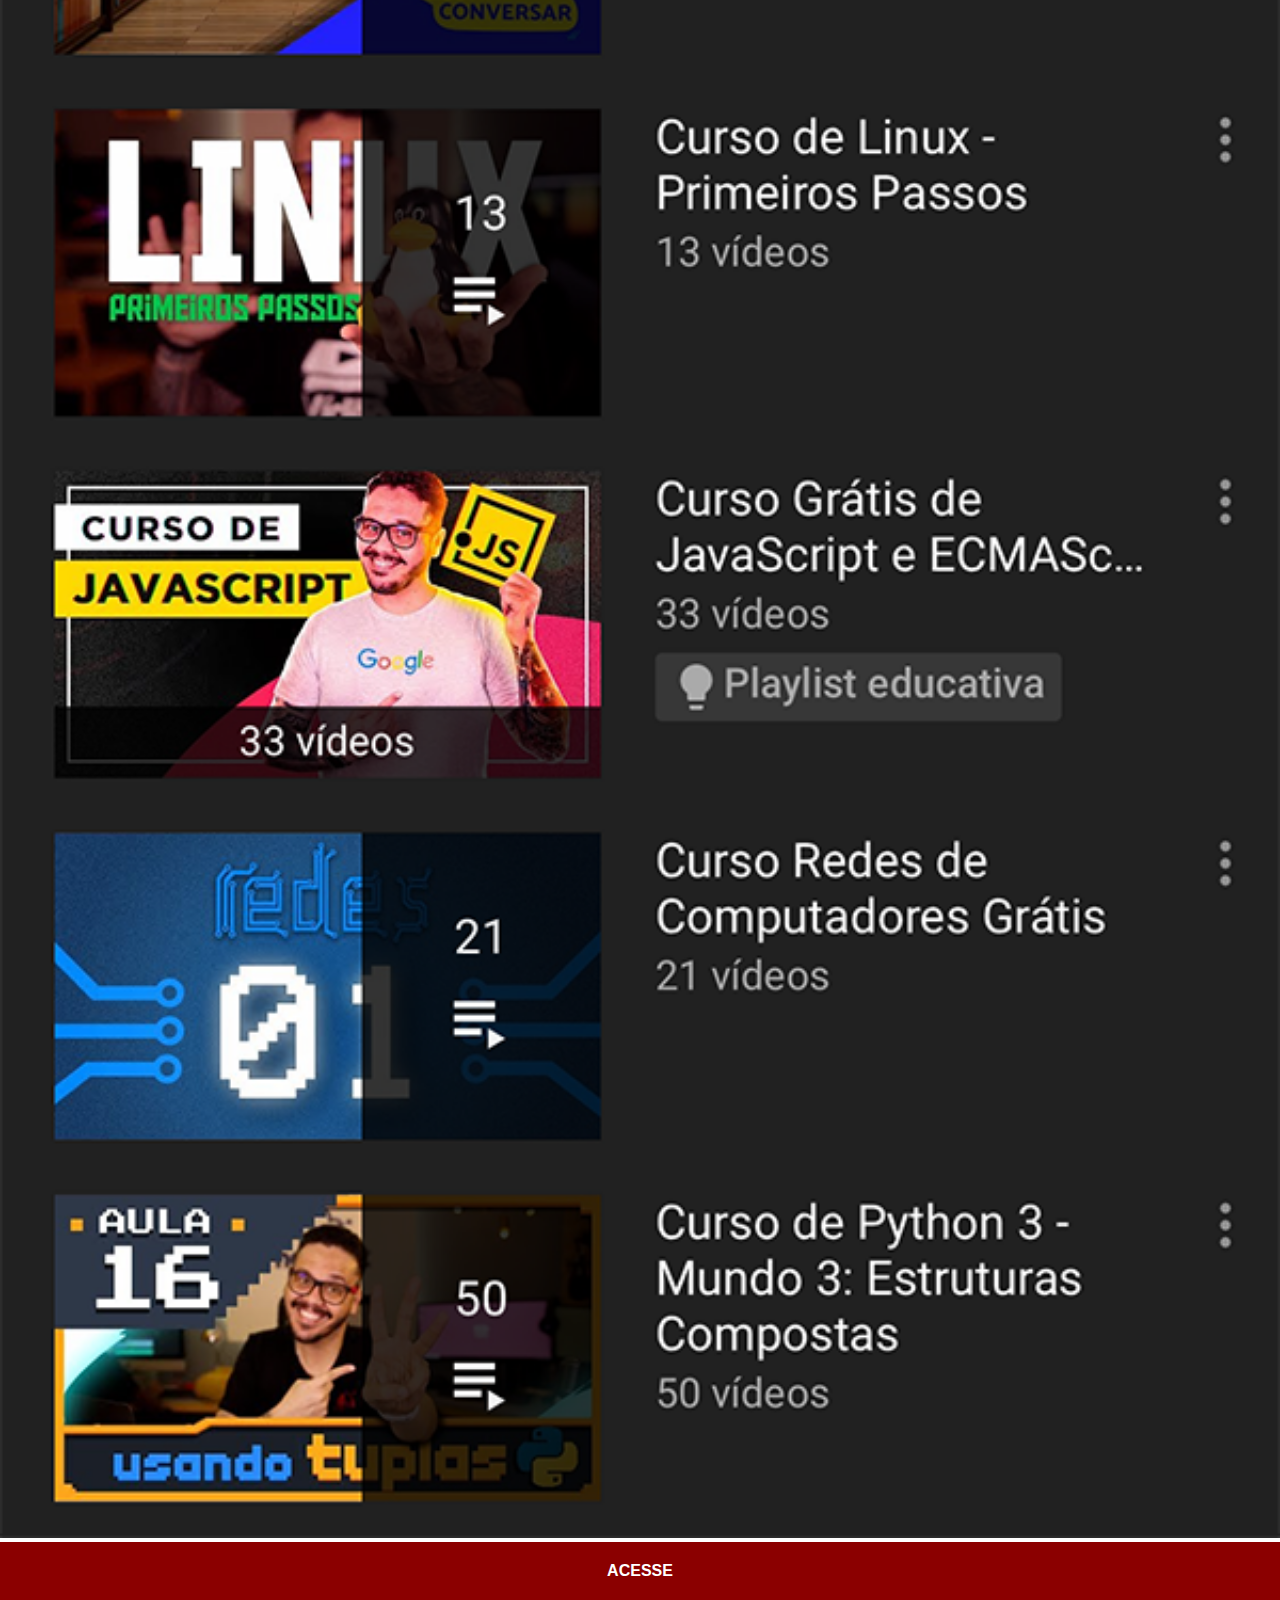
<file: youtube.html>
<!DOCTYPE html>
<html lang="pt-br">
<head>
    <meta charset="UTF-8">
    <meta name="viewport" content="width=device-width, initial-scale=1.0">
    <title>YouTube</title>
    <link rel="stylesheet" href="estilos/social.css">
</head>
<body>
    <img src="imagens/tela-youtube.png" alt="YouTube">
    <a href="https://www.youtube.com/c/CursoemV%C3%ADdeo/playlists" target="_blank">ACESSE</a>
</body>
</html>
</file>
<file: estilos/style.css>
@charset "UTF-8";

* {
    margin: 0px;
    padding: 0px;
    font-family: Arial, Helvetica, sans-serif;
}

html, body {
    height: 100vh;
    width: 100vw;
    background-color: black;
}

body {
    background: url('../imagens/fundo-madeira.jpg') no-repeat top center;
    background-size: cover;
    background-attachment: fixed;
}

main {
    position: relative;
    height: 100vh;
    
}

section#telefone {
    position: absolute;
    top: 50%;
    left: 50%;
    transform: translate(-50%, -50%);

    height: 500px;
    width: 500px;

    height: 627px;
    width: 311px;
    background: url('../imagens/frame-iphone.png') no-repeat;
}

iframe#tela {
    position: relative;
    top: 80px;
    left: 22px;
    width: 266.5px;
    height: 471px;

}

section#redes-sociais {
    text-align: right;
}

section#redes-sociais img {
    width: 50px;
    margin: 10px;
    border-radius: 50%;
    box-shadow: 2px 2px 5px rgba(0, 0, 0, 0.404);
    box-sizing: border-box;
}

section#redes-sociais img:hover {
    border: 2px solid rgba(255, 255, 255, 0.603);
    transform: translate(-3px, -3px);
    box-shadow: 5px 5px 10px rgba(0, 0, 0, 0.603);
    transition: transform .3s, border .5s; 
}
</file>
<file: estilos/social.css>
@charset "UTF-8";

        * {
            margin: 0px;
            padding: 0px;
            font-family: Arial, Helvetica, sans-serif;
        }

        ::-webkit-scrollbar {
            width: 0px;
            height: 0px;
        }

        img {
            width: 100vw;
        }

        a {
            display: block;
            color: white;
            background-color: darkred;
            padding: 20px;
            text-align: center;
            font-weight: bold;
            text-decoration: none;
        }

        a:hover {
            background-color: red;
        }
</file>
